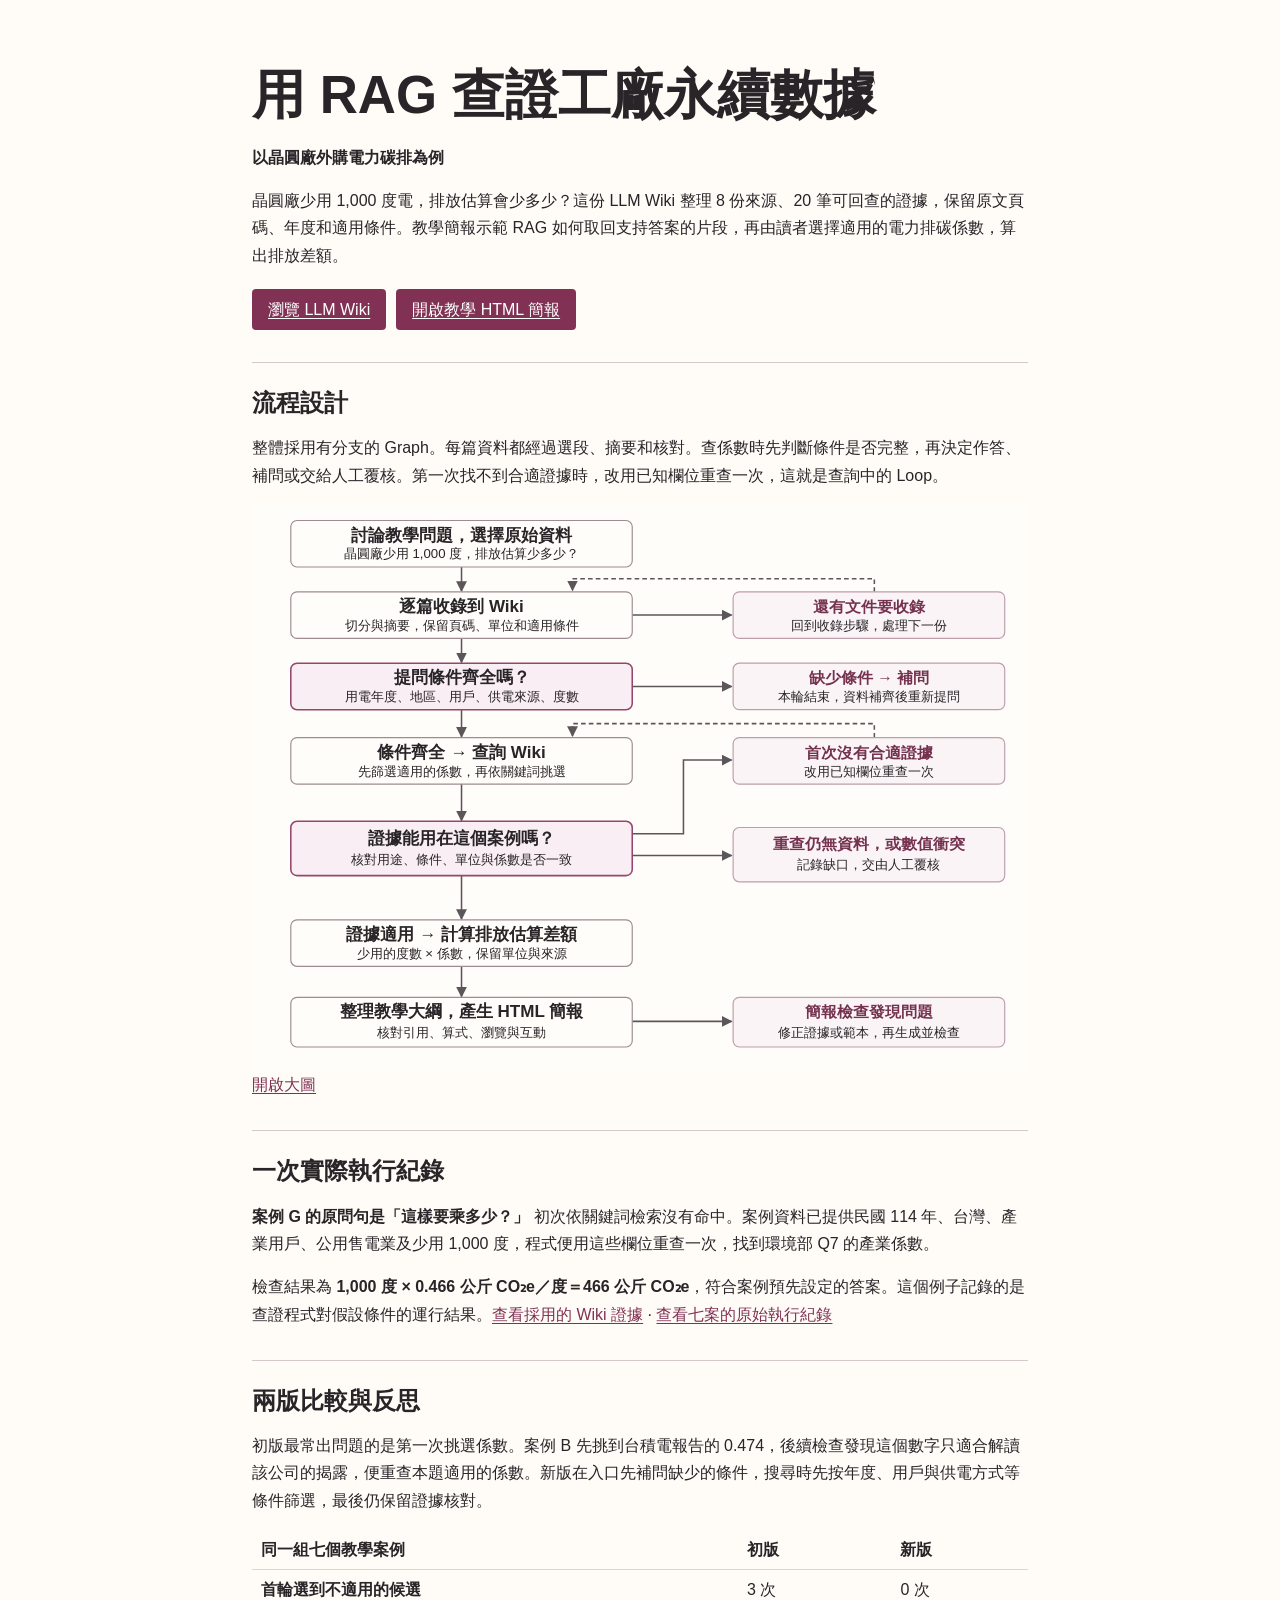
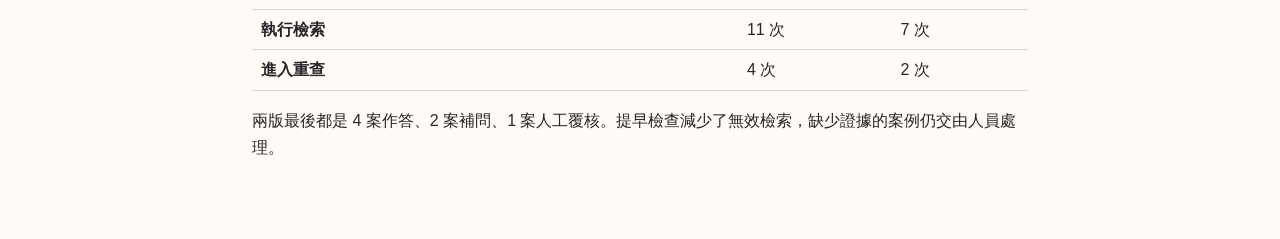
<file: docs/index.html>
<!doctype html>
<html lang="zh-Hant"><head>
<meta charset="utf-8"><meta name="viewport" content="width=device-width, initial-scale=1">
<title>用 RAG 查證工廠永續數據｜作業成果</title>
<style>
:root{font-family:Inter,"Microsoft JhengHei",sans-serif;color:#282428;background:#fffcf8;line-height:1.7}
*{box-sizing:border-box}body{margin:0}main{max-width:900px;margin:auto;padding:clamp(20px,5vw,62px)}
h1,h2{line-height:1.25}h1{font-size:clamp(2rem,5vw,3.3rem);margin:0}h2{font-size:1.48rem;margin:.25em 0}
section{border-top:1px solid #d5c8cc;margin-top:32px;padding-top:20px}a{color:#813254;text-underline-offset:.2em}
.actions{display:flex;flex-wrap:wrap;gap:10px;margin-top:20px}.actions a{background:#813254;color:white;padding:7px 16px;border-radius:4px}
img{width:100%;height:auto;display:block}figure{margin:14px 0}table{width:100%;border-collapse:collapse}th,td{padding:6px 9px;border-bottom:1px solid #dbd4d5;text-align:left}
:focus-visible{outline:3px solid #337165;outline-offset:3px}
</style></head><body><main>
<h1>用 RAG 查證工廠永續數據</h1>
<p><strong>以晶圓廠外購電力碳排為例</strong></p>
<p>晶圓廠少用 1,000 度電，排放估算會少多少？這份 LLM Wiki 整理 8 份來源、20 筆可回查的證據，保留原文頁碼、年度和適用條件。教學簡報示範 RAG 如何取回支持答案的片段，再由讀者選擇適用的電力排碳係數，算出排放差額。</p>
<nav class="actions" aria-label="作業成果"><a href="wiki/index.html">瀏覽 LLM Wiki</a><a href="slides.html">開啟教學 HTML 簡報</a></nav>
<section id="flow"><h2>流程設計</h2>
<p>整體採用有分支的 Graph。每篇資料都經過選段、摘要和核對。查係數時先判斷條件是否完整，再決定作答、補問或交給人工覆核。第一次找不到合適證據時，改用已知欄位重查一次，這就是查詢中的 Loop。</p>
<figure><a href="flow.svg"><img src="flow.svg" alt="流程由收錄文件、確認條件及查證係數走向計算與產生簡報。側邊分支標出補問、限定一次的重查與人工覆核。"></a><figcaption><a href="flow.svg">開啟大圖</a></figcaption></figure>
</section>
<section id="execution"><h2>一次實際執行紀錄</h2>
<p><strong>案例 G 的原問句是「這樣要乘多少？」</strong> 初次依關鍵詞檢索沒有命中。案例資料已提供民國 114 年、台灣、產業用戶、公用售電業及少用 1,000 度，程式便用這些欄位重查一次，找到環境部 Q7 的產業係數。</p>
<p>檢查結果為 <strong>1,000 度 × 0.466 公斤 CO₂e／度＝466 公斤 CO₂e</strong>，符合案例預先設定的答案。這個例子記錄的是查證程式對假設條件的運行結果。<a href="wiki/index.html#S02-Q7-IND">查看採用的 Wiki 證據</a> · <a href="results.json">查看七案的原始執行紀錄</a></p>
</section>
<section id="reflection"><h2>兩版比較與反思</h2>
<p>初版最常出問題的是第一次挑選係數。案例 B 先挑到台積電報告的 0.474，後續檢查發現這個數字只適合解讀該公司的揭露，便重查本題適用的係數。新版在入口先補問缺少的條件，搜尋時先按年度、用戶與供電方式等條件篩選，最後仍保留證據核對。</p>
<table><thead><tr><th scope="col">同一組七個教學案例</th><th scope="col">初版</th><th scope="col">新版</th></tr></thead><tbody>
<tr><th scope="row">首輪選到不適用的候選</th><td>3 次</td><td>0 次</td></tr>
<tr><th scope="row">執行檢索</th><td>11 次</td><td>7 次</td></tr>
<tr><th scope="row">進入重查</th><td>4 次</td><td>2 次</td></tr>
</tbody></table><p>兩版最後都是 4 案作答、2 案補問、1 案人工覆核。提早檢查減少了無效檢索，缺少證據的案例仍交由人員處理。</p>
</section></main></body></html>
</file>
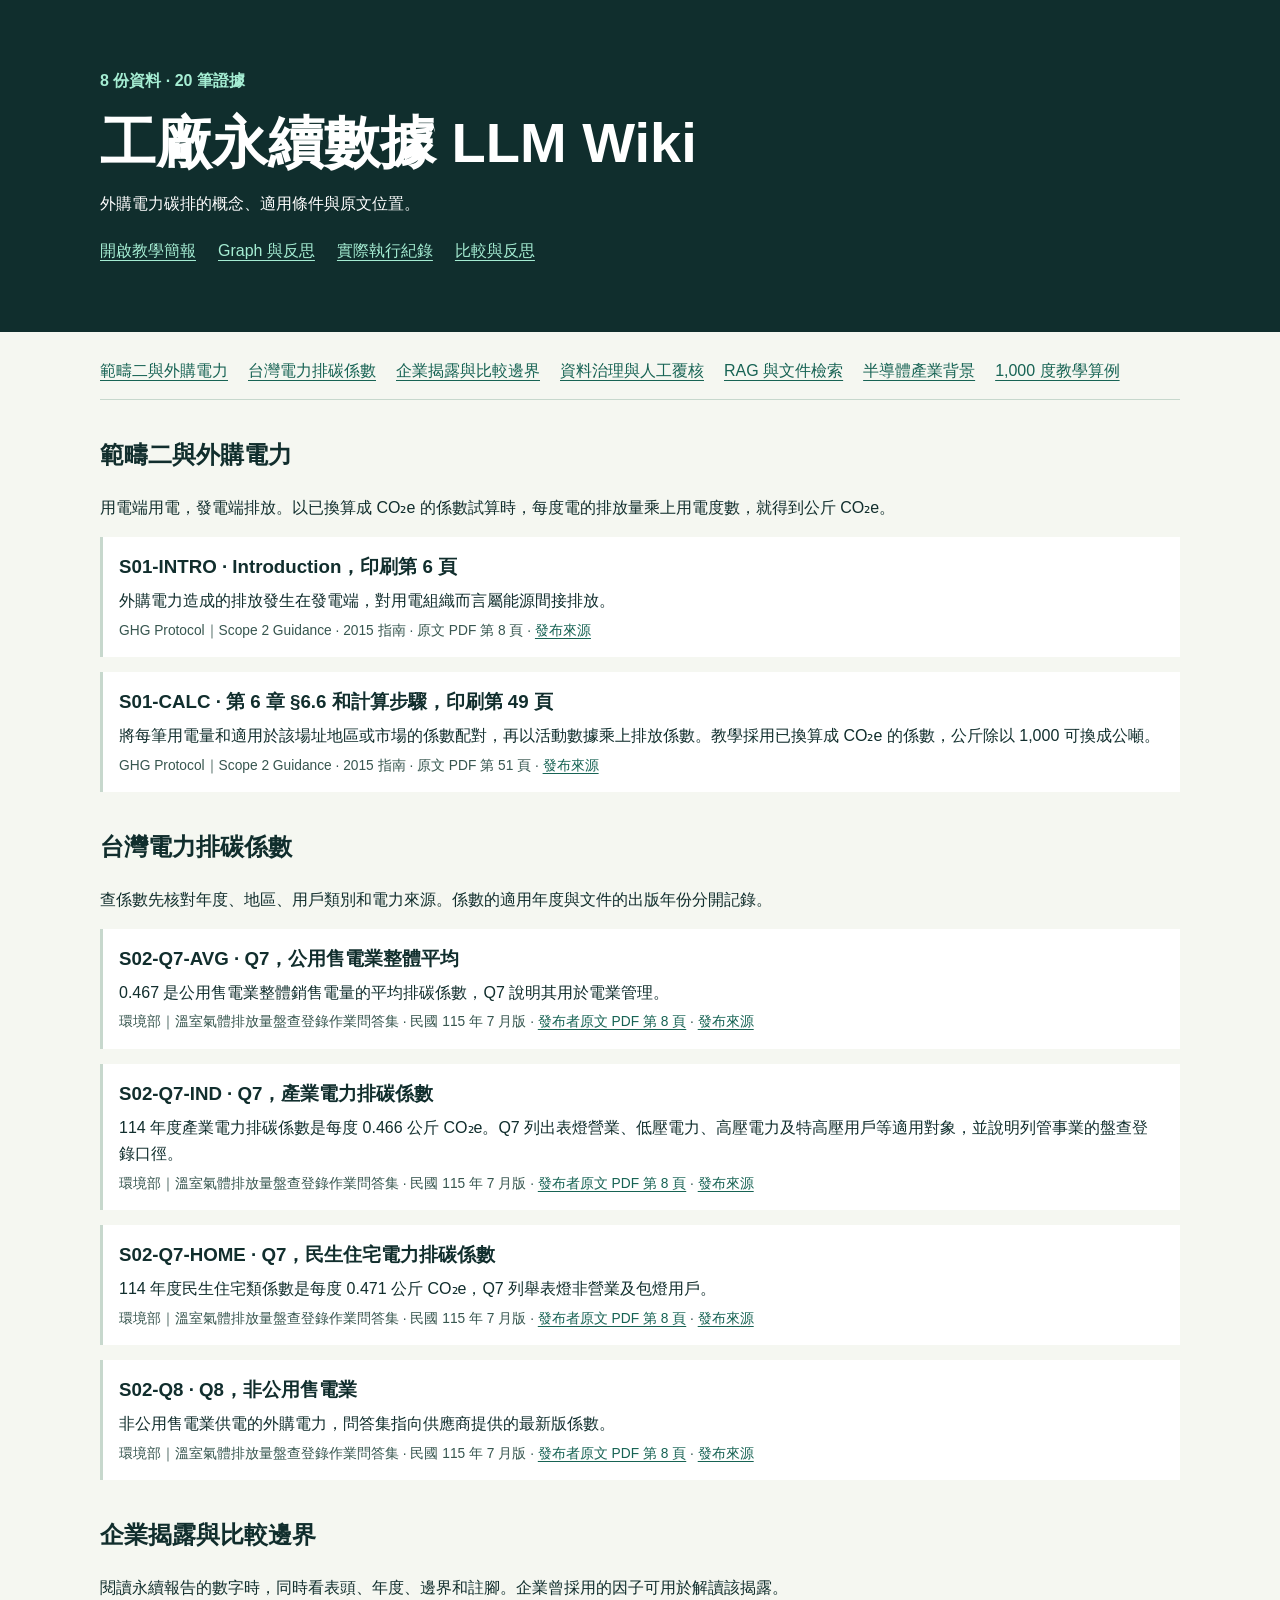
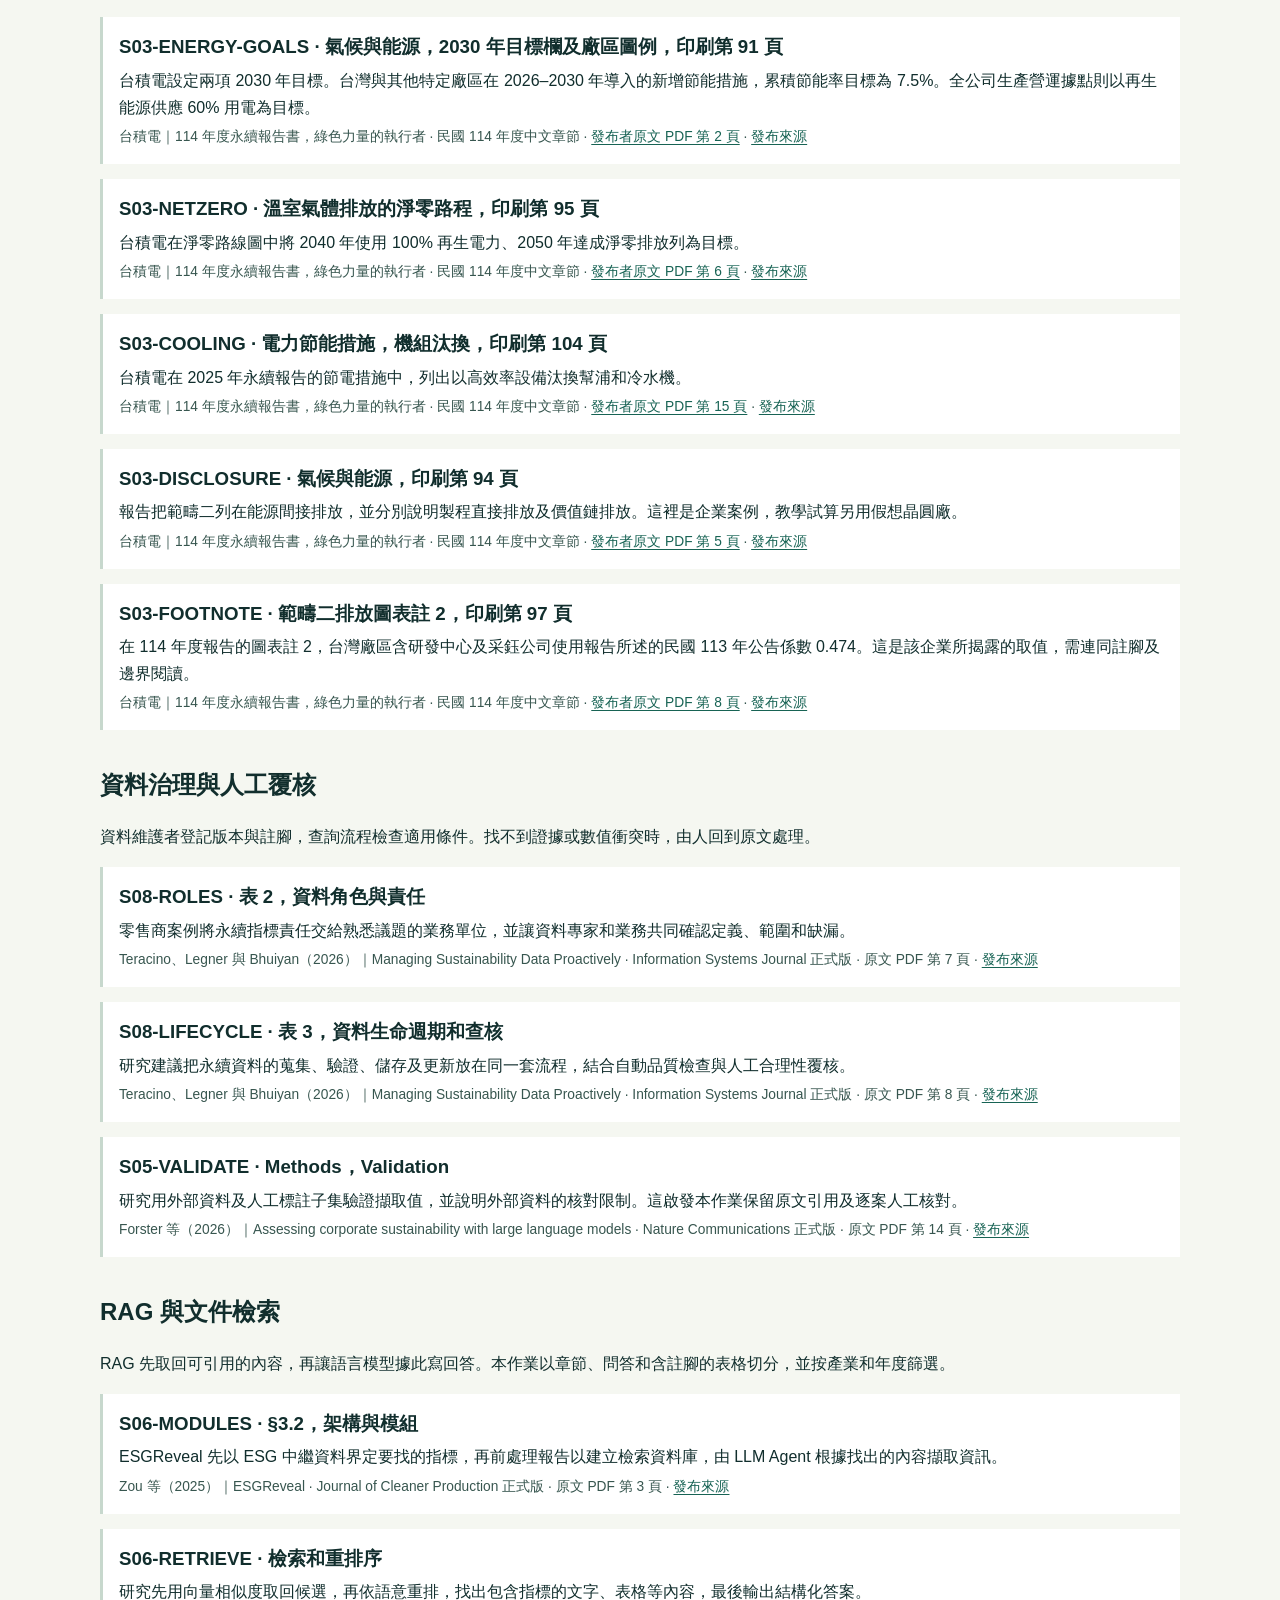
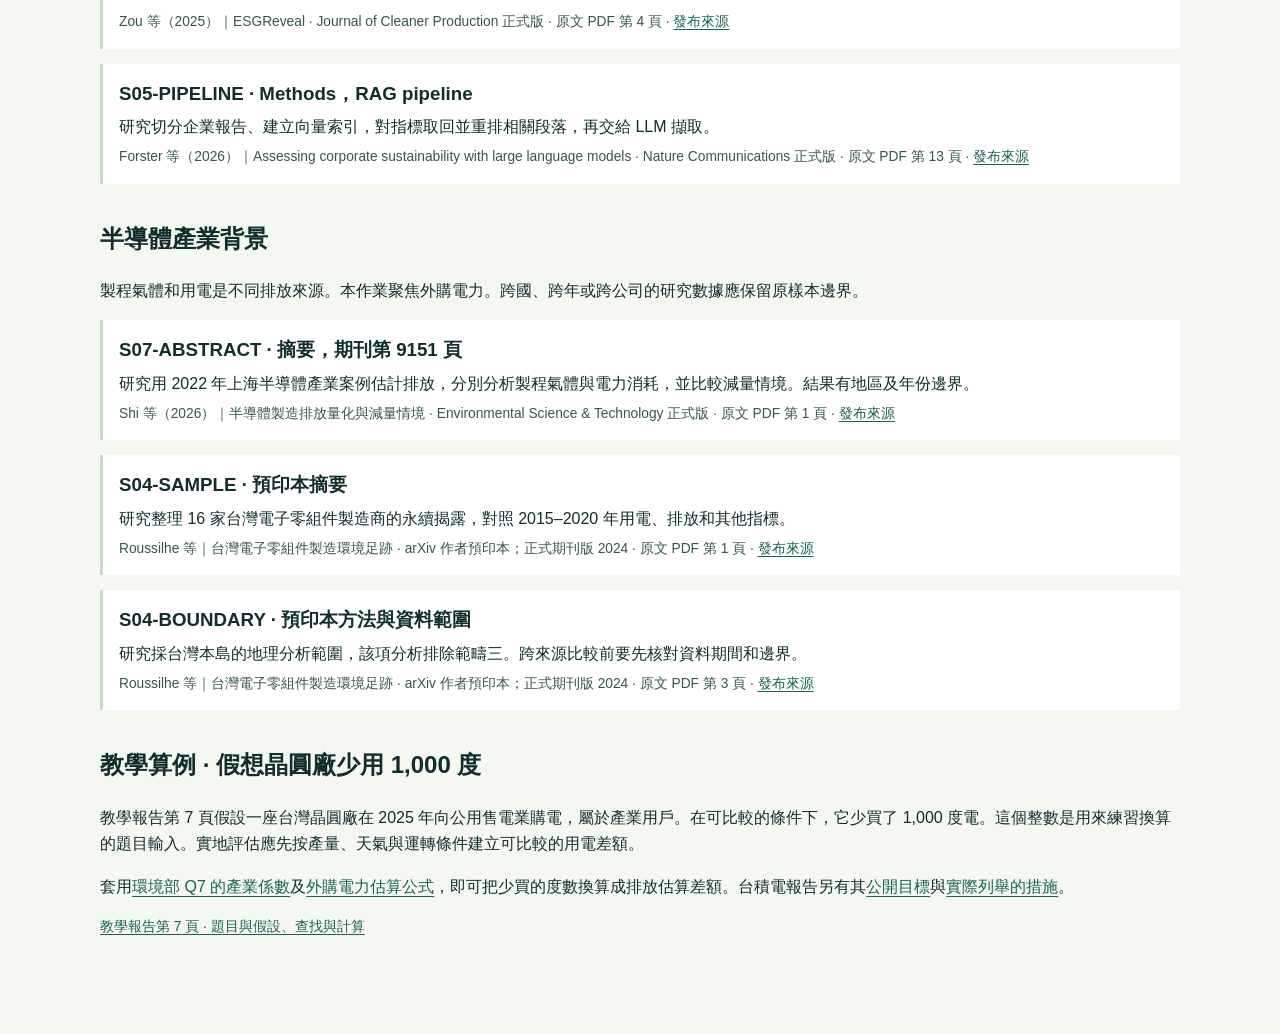
<file: docs/wiki/index.html>
<!doctype html>
<html lang="zh-Hant">
<head>
<meta charset="utf-8">
<meta name="viewport" content="width=device-width, initial-scale=1">
<title>工廠永續數據｜LLM Wiki</title>
<style>
:root{color-scheme:light;--ink:#112e2d;--green:#176354;--paper:#f5f7f1;--line:#c7d8cd;font-family:Inter,"Noto Sans TC","Microsoft JhengHei",sans-serif}
*{box-sizing:border-box}body{margin:0;background:var(--paper);color:var(--ink);line-height:1.65}a{color:var(--green);text-underline-offset:.23em}
header{background:#102e2d;color:#fff;padding:clamp(25px,6vw,68px) max(5vw,calc((100vw - 1080px)/2))}header a{color:#a5edd3}h1{font-size:clamp(2rem,5vw,3.5rem);line-height:1.13;margin:.3em 0}.count{color:#a5edd3;font-weight:700;margin:0}
main{max-width:1120px;margin:auto;padding:26px 20px 60px}nav{display:flex;flex-wrap:wrap;gap:6px 20px;border-bottom:1px solid var(--line);padding-bottom:15px}section{margin:35px 0;scroll-margin-top:15px}article{border-left:3px solid var(--line);padding:10px 16px;margin:15px 0;background:#fff;overflow-wrap:anywhere}article:target{border-color:var(--green);background:#e5f3e9}article p,article h3{margin:5px 0}.source{font-size:.86rem;color:#37564f}.links{display:flex;flex-wrap:wrap;gap:10px 22px;margin-top:20px}
</style>
</head>
<body>
<header><p class="count">8 份資料 · 20 筆證據</p><h1>工廠永續數據 LLM Wiki</h1><p>外購電力碳排的概念、適用條件與原文位置。</p>
<div class="links"><a href="../slides.html">開啟教學簡報</a><a href="../index.html#flow">Graph 與反思</a><a href="../index.html#execution">實際執行紀錄</a><a href="../index.html#reflection">比較與反思</a></div></header>
<main><nav aria-label="Wiki 主題"><a href="#scope">範疇二與外購電力</a><a href="#factors">台灣電力排碳係數</a><a href="#disclosure">企業揭露與比較邊界</a><a href="#governance">資料治理與人工覆核</a><a href="#rag">RAG 與文件檢索</a><a href="#industry">半導體產業背景</a> <a href="#example-1000">1,000 度教學算例</a></nav>
<section id="scope"><h2>範疇二與外購電力</h2><p>用電端用電，發電端排放。以已換算成 CO₂e 的係數試算時，每度電的排放量乘上用電度數，就得到公斤 CO₂e。</p>
<article id="S01-INTRO"><h3>S01-INTRO · Introduction，印刷第 6 頁</h3><p>外購電力造成的排放發生在發電端，對用電組織而言屬能源間接排放。</p><p class="source">GHG Protocol｜Scope 2 Guidance · 2015 指南 · 原文 PDF 第 8 頁 · <a href="https://ghgprotocol.org/scope-2-guidance">發布來源</a></p></article>
<article id="S01-CALC"><h3>S01-CALC · 第 6 章 §6.6 和計算步驟，印刷第 49 頁</h3><p>將每筆用電量和適用於該場址地區或市場的係數配對，再以活動數據乘上排放係數。教學採用已換算成 CO₂e 的係數，公斤除以 1,000 可換成公噸。</p><p class="source">GHG Protocol｜Scope 2 Guidance · 2015 指南 · 原文 PDF 第 51 頁 · <a href="https://ghgprotocol.org/scope-2-guidance">發布來源</a></p></article>
</section>
<section id="factors"><h2>台灣電力排碳係數</h2><p>查係數先核對年度、地區、用戶類別和電力來源。係數的適用年度與文件的出版年份分開記錄。</p>
<article id="S02-Q7-AVG"><h3>S02-Q7-AVG · Q7，公用售電業整體平均</h3><p>0.467 是公用售電業整體銷售電量的平均排碳係數，Q7 說明其用於電業管理。</p><p class="source">環境部｜溫室氣體排放量盤查登錄作業問答集 · 民國 115 年 7 月版 · <a href="https://ghgregistry.moenv.gov.tw/upload/Tools/AI/%E6%BA%AB%E5%AE%A4%E6%B0%A3%E9%AB%94%E6%8E%92%E6%94%BE%E9%87%8F%E7%9B%A4%E6%9F%A5%E7%99%BB%E9%8C%84%E4%BD%9C%E6%A5%AD%E5%95%8F%E7%AD%94%E9%9B%86_%E6%87%89%E7%9B%A4%E6%9F%A5%E7%99%BB%E9%8C%84%E5%8F%8A%E6%9F%A5%E9%A9%97%E4%B9%8B%E6%8E%92%E6%94%BE%E6%BA%90.pdf#page=8">發布者原文 PDF 第 8 頁</a> · <a href="https://ghgregistry.moenv.gov.tw/upload/Tools/AI/%E6%BA%AB%E5%AE%A4%E6%B0%A3%E9%AB%94%E6%8E%92%E6%94%BE%E9%87%8F%E7%9B%A4%E6%9F%A5%E7%99%BB%E9%8C%84%E4%BD%9C%E6%A5%AD%E5%95%8F%E7%AD%94%E9%9B%86_%E6%87%89%E7%9B%A4%E6%9F%A5%E7%99%BB%E9%8C%84%E5%8F%8A%E6%9F%A5%E9%A9%97%E4%B9%8B%E6%8E%92%E6%94%BE%E6%BA%90.pdf">發布來源</a></p></article>
<article id="S02-Q7-IND"><h3>S02-Q7-IND · Q7，產業電力排碳係數</h3><p>114 年度產業電力排碳係數是每度 0.466 公斤 CO₂e。Q7 列出表燈營業、低壓電力、高壓電力及特高壓用戶等適用對象，並說明列管事業的盤查登錄口徑。</p><p class="source">環境部｜溫室氣體排放量盤查登錄作業問答集 · 民國 115 年 7 月版 · <a href="https://ghgregistry.moenv.gov.tw/upload/Tools/AI/%E6%BA%AB%E5%AE%A4%E6%B0%A3%E9%AB%94%E6%8E%92%E6%94%BE%E9%87%8F%E7%9B%A4%E6%9F%A5%E7%99%BB%E9%8C%84%E4%BD%9C%E6%A5%AD%E5%95%8F%E7%AD%94%E9%9B%86_%E6%87%89%E7%9B%A4%E6%9F%A5%E7%99%BB%E9%8C%84%E5%8F%8A%E6%9F%A5%E9%A9%97%E4%B9%8B%E6%8E%92%E6%94%BE%E6%BA%90.pdf#page=8">發布者原文 PDF 第 8 頁</a> · <a href="https://ghgregistry.moenv.gov.tw/upload/Tools/AI/%E6%BA%AB%E5%AE%A4%E6%B0%A3%E9%AB%94%E6%8E%92%E6%94%BE%E9%87%8F%E7%9B%A4%E6%9F%A5%E7%99%BB%E9%8C%84%E4%BD%9C%E6%A5%AD%E5%95%8F%E7%AD%94%E9%9B%86_%E6%87%89%E7%9B%A4%E6%9F%A5%E7%99%BB%E9%8C%84%E5%8F%8A%E6%9F%A5%E9%A9%97%E4%B9%8B%E6%8E%92%E6%94%BE%E6%BA%90.pdf">發布來源</a></p></article>
<article id="S02-Q7-HOME"><h3>S02-Q7-HOME · Q7，民生住宅電力排碳係數</h3><p>114 年度民生住宅類係數是每度 0.471 公斤 CO₂e，Q7 列舉表燈非營業及包燈用戶。</p><p class="source">環境部｜溫室氣體排放量盤查登錄作業問答集 · 民國 115 年 7 月版 · <a href="https://ghgregistry.moenv.gov.tw/upload/Tools/AI/%E6%BA%AB%E5%AE%A4%E6%B0%A3%E9%AB%94%E6%8E%92%E6%94%BE%E9%87%8F%E7%9B%A4%E6%9F%A5%E7%99%BB%E9%8C%84%E4%BD%9C%E6%A5%AD%E5%95%8F%E7%AD%94%E9%9B%86_%E6%87%89%E7%9B%A4%E6%9F%A5%E7%99%BB%E9%8C%84%E5%8F%8A%E6%9F%A5%E9%A9%97%E4%B9%8B%E6%8E%92%E6%94%BE%E6%BA%90.pdf#page=8">發布者原文 PDF 第 8 頁</a> · <a href="https://ghgregistry.moenv.gov.tw/upload/Tools/AI/%E6%BA%AB%E5%AE%A4%E6%B0%A3%E9%AB%94%E6%8E%92%E6%94%BE%E9%87%8F%E7%9B%A4%E6%9F%A5%E7%99%BB%E9%8C%84%E4%BD%9C%E6%A5%AD%E5%95%8F%E7%AD%94%E9%9B%86_%E6%87%89%E7%9B%A4%E6%9F%A5%E7%99%BB%E9%8C%84%E5%8F%8A%E6%9F%A5%E9%A9%97%E4%B9%8B%E6%8E%92%E6%94%BE%E6%BA%90.pdf">發布來源</a></p></article>
<article id="S02-Q8"><h3>S02-Q8 · Q8，非公用售電業</h3><p>非公用售電業供電的外購電力，問答集指向供應商提供的最新版係數。</p><p class="source">環境部｜溫室氣體排放量盤查登錄作業問答集 · 民國 115 年 7 月版 · <a href="https://ghgregistry.moenv.gov.tw/upload/Tools/AI/%E6%BA%AB%E5%AE%A4%E6%B0%A3%E9%AB%94%E6%8E%92%E6%94%BE%E9%87%8F%E7%9B%A4%E6%9F%A5%E7%99%BB%E9%8C%84%E4%BD%9C%E6%A5%AD%E5%95%8F%E7%AD%94%E9%9B%86_%E6%87%89%E7%9B%A4%E6%9F%A5%E7%99%BB%E9%8C%84%E5%8F%8A%E6%9F%A5%E9%A9%97%E4%B9%8B%E6%8E%92%E6%94%BE%E6%BA%90.pdf#page=8">發布者原文 PDF 第 8 頁</a> · <a href="https://ghgregistry.moenv.gov.tw/upload/Tools/AI/%E6%BA%AB%E5%AE%A4%E6%B0%A3%E9%AB%94%E6%8E%92%E6%94%BE%E9%87%8F%E7%9B%A4%E6%9F%A5%E7%99%BB%E9%8C%84%E4%BD%9C%E6%A5%AD%E5%95%8F%E7%AD%94%E9%9B%86_%E6%87%89%E7%9B%A4%E6%9F%A5%E7%99%BB%E9%8C%84%E5%8F%8A%E6%9F%A5%E9%A9%97%E4%B9%8B%E6%8E%92%E6%94%BE%E6%BA%90.pdf">發布來源</a></p></article>
</section>
<section id="disclosure"><h2>企業揭露與比較邊界</h2><p>閱讀永續報告的數字時，同時看表頭、年度、邊界和註腳。企業曾採用的因子可用於解讀該揭露。</p>
<article id="S03-ENERGY-GOALS"><h3>S03-ENERGY-GOALS · 氣候與能源，2030 年目標欄及廠區圖例，印刷第 91 頁</h3><p>台積電設定兩項 2030 年目標。台灣與其他特定廠區在 2026–2030 年導入的新增節能措施，累積節能率目標為 7.5%。全公司生產營運據點則以再生能源供應 60% 用電為目標。</p><p class="source">台積電｜114 年度永續報告書，綠色力量的執行者 · 民國 114 年度中文章節 · <a href="https://esg.tsmc.com/file/public/c-APractitionerofGreenPower.pdf#page=2">發布者原文 PDF 第 2 頁</a> · <a href="https://esg.tsmc.com/file/public/c-APractitionerofGreenPower.pdf">發布來源</a></p></article>
<article id="S03-NETZERO"><h3>S03-NETZERO · 溫室氣體排放的淨零路程，印刷第 95 頁</h3><p>台積電在淨零路線圖中將 2040 年使用 100% 再生電力、2050 年達成淨零排放列為目標。</p><p class="source">台積電｜114 年度永續報告書，綠色力量的執行者 · 民國 114 年度中文章節 · <a href="https://esg.tsmc.com/file/public/c-APractitionerofGreenPower.pdf#page=6">發布者原文 PDF 第 6 頁</a> · <a href="https://esg.tsmc.com/file/public/c-APractitionerofGreenPower.pdf">發布來源</a></p></article>
<article id="S03-COOLING"><h3>S03-COOLING · 電力節能措施，機組汰換，印刷第 104 頁</h3><p>台積電在 2025 年永續報告的節電措施中，列出以高效率設備汰換幫浦和冷水機。</p><p class="source">台積電｜114 年度永續報告書，綠色力量的執行者 · 民國 114 年度中文章節 · <a href="https://esg.tsmc.com/file/public/c-APractitionerofGreenPower.pdf#page=15">發布者原文 PDF 第 15 頁</a> · <a href="https://esg.tsmc.com/file/public/c-APractitionerofGreenPower.pdf">發布來源</a></p></article>
<article id="S03-DISCLOSURE"><h3>S03-DISCLOSURE · 氣候與能源，印刷第 94 頁</h3><p>報告把範疇二列在能源間接排放，並分別說明製程直接排放及價值鏈排放。這裡是企業案例，教學試算另用假想晶圓廠。</p><p class="source">台積電｜114 年度永續報告書，綠色力量的執行者 · 民國 114 年度中文章節 · <a href="https://esg.tsmc.com/file/public/c-APractitionerofGreenPower.pdf#page=5">發布者原文 PDF 第 5 頁</a> · <a href="https://esg.tsmc.com/file/public/c-APractitionerofGreenPower.pdf">發布來源</a></p></article>
<article id="S03-FOOTNOTE"><h3>S03-FOOTNOTE · 範疇二排放圖表註 2，印刷第 97 頁</h3><p>在 114 年度報告的圖表註 2，台灣廠區含研發中心及采鈺公司使用報告所述的民國 113 年公告係數 0.474。這是該企業所揭露的取值，需連同註腳及邊界閱讀。</p><p class="source">台積電｜114 年度永續報告書，綠色力量的執行者 · 民國 114 年度中文章節 · <a href="https://esg.tsmc.com/file/public/c-APractitionerofGreenPower.pdf#page=8">發布者原文 PDF 第 8 頁</a> · <a href="https://esg.tsmc.com/file/public/c-APractitionerofGreenPower.pdf">發布來源</a></p></article>
</section>
<section id="governance"><h2>資料治理與人工覆核</h2><p>資料維護者登記版本與註腳，查詢流程檢查適用條件。找不到證據或數值衝突時，由人回到原文處理。</p>
<article id="S08-ROLES"><h3>S08-ROLES · 表 2，資料角色與責任</h3><p>零售商案例將永續指標責任交給熟悉議題的業務單位，並讓資料專家和業務共同確認定義、範圍和缺漏。</p><p class="source">Teracino、Legner 與 Bhuiyan（2026）｜Managing Sustainability Data Proactively · Information Systems Journal 正式版 · 原文 PDF 第 7 頁 · <a href="https://doi.org/10.1111/isj.70043">發布來源</a></p></article>
<article id="S08-LIFECYCLE"><h3>S08-LIFECYCLE · 表 3，資料生命週期和查核</h3><p>研究建議把永續資料的蒐集、驗證、儲存及更新放在同一套流程，結合自動品質檢查與人工合理性覆核。</p><p class="source">Teracino、Legner 與 Bhuiyan（2026）｜Managing Sustainability Data Proactively · Information Systems Journal 正式版 · 原文 PDF 第 8 頁 · <a href="https://doi.org/10.1111/isj.70043">發布來源</a></p></article>
<article id="S05-VALIDATE"><h3>S05-VALIDATE · Methods，Validation</h3><p>研究用外部資料及人工標註子集驗證擷取值，並說明外部資料的核對限制。這啟發本作業保留原文引用及逐案人工核對。</p><p class="source">Forster 等（2026）｜Assessing corporate sustainability with large language models · Nature Communications 正式版 · 原文 PDF 第 14 頁 · <a href="https://doi.org/10.1038/s41467-026-75160-z">發布來源</a></p></article>
</section>
<section id="rag"><h2>RAG 與文件檢索</h2><p>RAG 先取回可引用的內容，再讓語言模型據此寫回答。本作業以章節、問答和含註腳的表格切分，並按產業和年度篩選。</p>
<article id="S06-MODULES"><h3>S06-MODULES · §3.2，架構與模組</h3><p>ESGReveal 先以 ESG 中繼資料界定要找的指標，再前處理報告以建立檢索資料庫，由 LLM Agent 根據找出的內容擷取資訊。</p><p class="source">Zou 等（2025）｜ESGReveal · Journal of Cleaner Production 正式版 · 原文 PDF 第 3 頁 · <a href="https://doi.org/10.1016/j.jclepro.2024.144572">發布來源</a></p></article>
<article id="S06-RETRIEVE"><h3>S06-RETRIEVE · 檢索和重排序</h3><p>研究先用向量相似度取回候選，再依語意重排，找出包含指標的文字、表格等內容，最後輸出結構化答案。</p><p class="source">Zou 等（2025）｜ESGReveal · Journal of Cleaner Production 正式版 · 原文 PDF 第 4 頁 · <a href="https://doi.org/10.1016/j.jclepro.2024.144572">發布來源</a></p></article>
<article id="S05-PIPELINE"><h3>S05-PIPELINE · Methods，RAG pipeline</h3><p>研究切分企業報告、建立向量索引，對指標取回並重排相關段落，再交給 LLM 擷取。</p><p class="source">Forster 等（2026）｜Assessing corporate sustainability with large language models · Nature Communications 正式版 · 原文 PDF 第 13 頁 · <a href="https://doi.org/10.1038/s41467-026-75160-z">發布來源</a></p></article>
</section>
<section id="industry"><h2>半導體產業背景</h2><p>製程氣體和用電是不同排放來源。本作業聚焦外購電力。跨國、跨年或跨公司的研究數據應保留原樣本邊界。</p>
<article id="S07-ABSTRACT"><h3>S07-ABSTRACT · 摘要，期刊第 9151 頁</h3><p>研究用 2022 年上海半導體產業案例估計排放，分別分析製程氣體與電力消耗，並比較減量情境。結果有地區及年份邊界。</p><p class="source">Shi 等（2026）｜半導體製造排放量化與減量情境 · Environmental Science &amp; Technology 正式版 · 原文 PDF 第 1 頁 · <a href="https://doi.org/10.1021/acs.est.5c18597">發布來源</a></p></article>
<article id="S04-SAMPLE"><h3>S04-SAMPLE · 預印本摘要</h3><p>研究整理 16 家台灣電子零組件製造商的永續揭露，對照 2015–2020 年用電、排放和其他指標。</p><p class="source">Roussilhe 等｜台灣電子零組件製造環境足跡 · arXiv 作者預印本；正式期刊版 2024 · 原文 PDF 第 1 頁 · <a href="https://arxiv.org/abs/2209.12523">發布來源</a></p></article>
<article id="S04-BOUNDARY"><h3>S04-BOUNDARY · 預印本方法與資料範圍</h3><p>研究採台灣本島的地理分析範圍，該項分析排除範疇三。跨來源比較前要先核對資料期間和邊界。</p><p class="source">Roussilhe 等｜台灣電子零組件製造環境足跡 · arXiv 作者預印本；正式期刊版 2024 · 原文 PDF 第 3 頁 · <a href="https://arxiv.org/abs/2209.12523">發布來源</a></p></article>
</section>
<section id="example-1000"><h2>教學算例 · 假想晶圓廠少用 1,000 度</h2>
<p>教學報告第 7 頁假設一座台灣晶圓廠在 2025 年向公用售電業購電，屬於產業用戶。在可比較的條件下，它少買了 1,000 度電。這個整數是用來練習換算的題目輸入。實地評估應先按產量、天氣與運轉條件建立可比較的用電差額。</p>
<p>套用<a href="#S02-Q7-IND">環境部 Q7 的產業係數</a>及<a href="#S01-CALC">外購電力估算公式</a>，即可把少買的度數換算成排放估算差額。台積電報告另有其<a href="#S03-ENERGY-GOALS">公開目標</a>與<a href="#S03-COOLING">實際列舉的措施</a>。</p>
<p class="source"><a href="../report.pdf#page=7">教學報告第 7 頁 · 題目與假設、查找與計算</a></p></section>
</main>
</body></html>
</file>
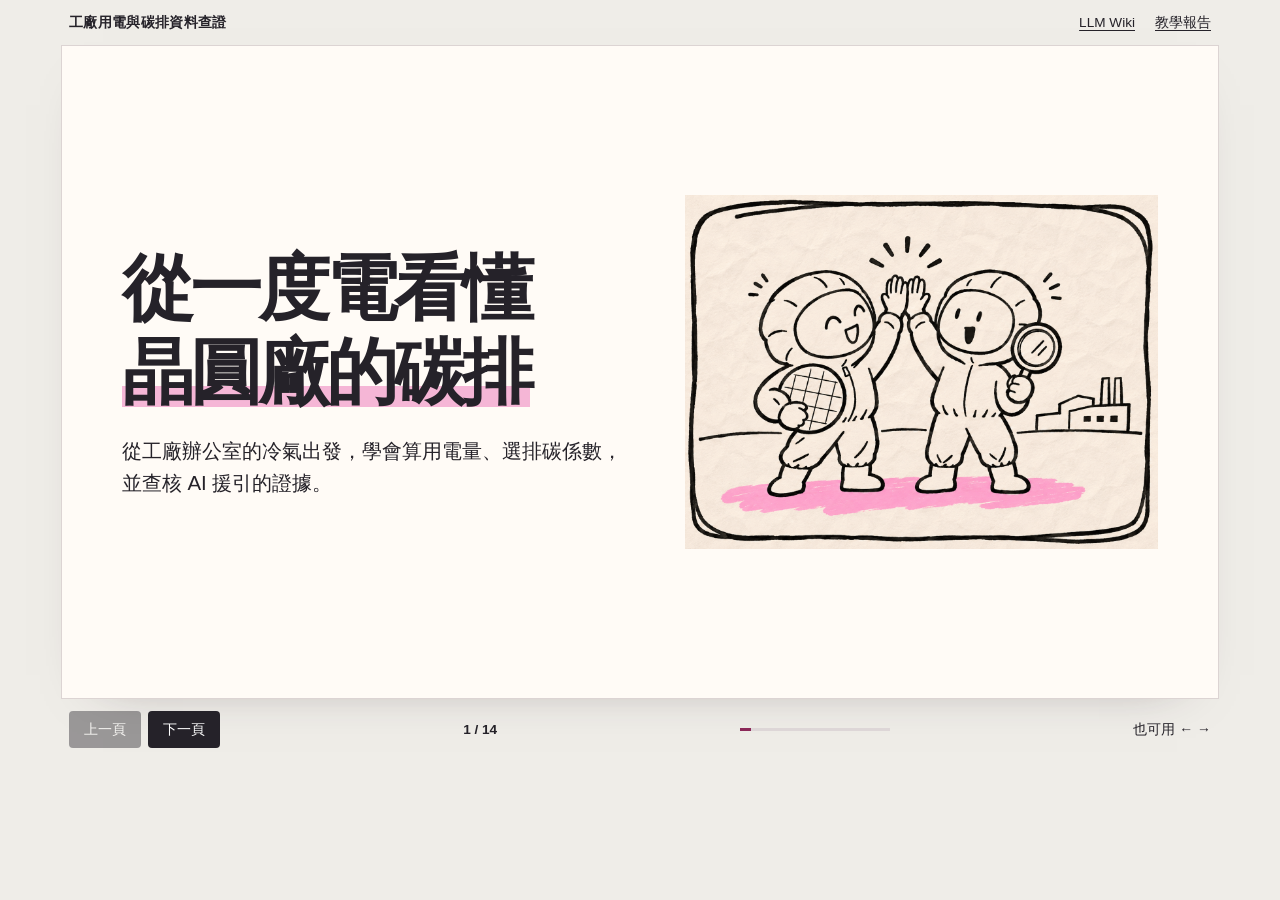
<file: docs/slides.html>
<!doctype html>
<html lang="zh-Hant">
<head>
<meta charset="utf-8">
<meta name="viewport" content="width=device-width, initial-scale=1">
<title>從一度電看懂晶圓廠的碳排</title>
<link rel="stylesheet" href="assets/slides.css">
</head>
<body>
<header class="top"><b>工廠用電與碳排資料查證</b><nav aria-label="教材連結"><a href="wiki/index.html">LLM Wiki</a><a href="report.pdf">教學報告</a></nav></header>
<main class="deck" id="deck" tabindex="-1" aria-label="教學簡報">
<section class="slide cover" id="slide-1">
  <div class="split">
    <div>
      <h1>從一度電看懂<br><span>晶圓廠的碳排</span></h1>
      <p class="lead">從工廠辦公室的冷氣出發，學會算用電量、選排碳係數，並查核 AI 援引的證據。</p>
    </div>
    <figure class="hero-art"><img src="assets/wafer-cover.png" alt="兩位無塵室工程師擊掌，手上拿著晶圓和放大鏡"></figure>
  </div>
</section>
<section class="slide" id="slide-2">
  <h2>晶圓廠在哪裡用電？</h2>
  <div class="split illustrated">
    <div>
      <p class="lead">製程設備、無塵室和冷卻系統都要用電。功率表示用電的快慢，用電量是一段時間累積的電力消耗。</p>
      <p class="formula">平均功率（kW）× 時間（小時）＝ 用電量（度）</p>
      <p>假設工廠辦公室的冷氣在這一小時內的平均耗電功率是 <strong>1,000 瓦（1 kW）</strong>，那一小時就用掉 <strong>1 度電（1 kWh）</strong>。</p>
      <p class="small note-line">實際用電可看電表，並確認讀值涵蓋哪台設備、哪段時間。</p>
    </div>
    <figure class="spot"><img src="assets/electricity.png" alt="工程師沿著電纜，從電表走向晶圓廠"></figure>
  </div><p class="refs"><a href="wiki/index.html#industry">Wiki 半導體產業背景</a> · <a href="report.pdf#page=2">教學報告第 2 頁</a></p>
</section>
<section class="slide" id="electricity-scope">
  <h2>外購電力屬於範疇二</h2>
  <p class="lead">工廠向外購電時，發電端的相關排放在工廠的盤查中列為間接排放。其他來源分屬不同範疇。</p>
  <div class="cols three">
    <div class="rule"><strong>範疇一 · 廠內直接排放</strong><p>例如工廠自己燃燒燃料。</p></div>
    <div class="rule"><strong>範疇二 · 外購能源</strong><p>例如工廠購電供冷氣與設備使用。</p></div>
    <div class="rule"><strong>範疇三 · 其他價值鏈排放</strong><p>例如原料生產和外包運輸。</p></div>
  </div>
  <p class="formula">用電量（度）× 排碳係數（公斤 CO₂e／度）＝ 排放估算（公斤 CO₂e）</p>
  <p class="small">CO₂e 是二氧化碳當量，把多種溫室氣體的影響換算到同一單位。</p>
  <p class="refs">Wiki 依據 · <a href="wiki/index.html#S01-INTRO">S01 · Introduction，印刷第 6 頁</a> · <a href="wiki/index.html#S01-CALC">S01 · 第 6 章 §6.6 和計算步驟，印刷第 49 頁</a> · <a href="wiki/index.html#S07-ABSTRACT">S07 · 摘要，期刊第 9151 頁</a> · <a href="wiki/index.html#S04-SAMPLE">S04 · 預印本摘要</a></p>
</section>
<section class="slide" id="slide-3">
  <h2>用一度電，要算多少排放？</h2>
  <p class="lead">環境部 Q7 列出民國 114 年（2025 年）的三種係數。單位都是 <strong>公斤 CO₂e／度</strong>。</p>
  <div class="cols three">
    <div class="rule factor-cell"><strong>公用售電業整體</strong><p class="large" data-factor="S02-Q7-AVG"></p><p>用來檢視整體銷售電量的平均排碳。</p></div>
    <div class="rule factor-cell"><strong>產業用戶</strong><p class="large" data-factor="S02-Q7-IND"></p><p>適用於 Q7 所列企業用電類別。</p></div>
    <div class="rule factor-cell"><strong>民生住宅</strong><p class="large" data-factor="S02-Q7-HOME"></p><p>適用於 Q7 所列住宅用電類別。</p></div>
  </div>
  <details class="bar">
    <summary>工廠辦公室的冷氣用掉 1 度電，該選哪一筆？</summary>
    <p>假想晶圓廠位於台灣，在 2025 年向公用售電業買電，屬於產業用戶。冷氣用掉 1 度電，排放估算為 <strong>1 度 × <span data-factor="S02-Q7-IND"></span> 公斤 CO₂e／度 ＝ <span data-factor="S02-Q7-IND"></span> 公斤 CO₂e</strong>。</p>
    <p class="small note-line">這個排放量約相當於美國平均汽油乘用車行駛 <span id="vehicle-distance"></span> 公里的排放，僅供量級比較。<a href="https://www.epa.gov/energy/greenhouse-gas-equivalencies-calculator-calculations-and-references">美國 EPA 換算依據</a></p>
  </details>
  <p class="refs">Wiki 依據 · <a href="wiki/index.html#S02-Q7-IND">S02 · Q7，產業電力排碳係數</a> · <a href="wiki/index.html#S02-Q7-AVG">S02 · Q7，公用售電業整體平均</a> · <a href="wiki/index.html#S02-Q7-HOME">S02 · Q7，民生住宅電力排碳係數</a></p>
</section>
<section class="slide" id="coefficient-year">
  <h2>用電年度決定適用係數</h2>
  <p class="lead">先確認用電發生在哪一年，再查同年度、同用戶類別的係數。</p>
  <div class="split report-pair">
    <div class="rule">
      <strong>晶圓廠案例 · 2025 年用電（民國 114 年）</strong>
      <p>向公用售電業買電的產業用戶，採 2025 年度產業係數 <b><span data-factor="S02-Q7-IND"></span> 公斤 CO₂e／度</b>。</p>
    </div>
    <div class="rule">
      <strong>「今年」的住家冷氣 · 2026 年用電（民國 115 年）</strong>
      <p>台灣住家向公用售電業買電。截至 2026 年 11 月 19 日，2026 年度住宅係數仍待公告。先用 2025 年度住宅係數暫估，1 度電約為 <b><span data-factor="S02-Q7-HOME"></span> 公斤 CO₂e</b>。新係數公布後可重新換算。</p>
    </div>
  </div>
  <p class="bar">能源署在 <strong>2026 年 6 月 2 日</strong>公布係數。環境部在 <strong>2026 年 7 月版</strong>問答集說明適用情境。兩份文件所列的產業與住宅係數都適用於 <strong>2025 年度</strong>用電。</p>
  <p class="refs"><a href="wiki/index.html#S02-Q7-IND">Wiki 產業係數</a> · <a href="wiki/index.html#S02-Q7-HOME">Wiki 住宅係數</a> · <a href="https://www.moeaea.gov.tw/ECW/PDA.aspx?kind=1&amp;news_id=34473">能源署發布公告</a></p>
</section>
<section class="slide lesson-detail" id="why-1000">
  <h2>晶圓廠為什麼省電？為什麼用 1,000 度來算？</h2>
  <p class="lead">假如冷卻設備能用更少的電完成相同的工作，工廠就能少買電。在相同盤查條件下，這些少買的電相當於多少外購電力排放？</p>
  <div class="split report-pair">
    <div class="rule"><h3>台積電怎麼做？</h3>
      <p>台積電在 2025 年永續報告的節電措施中，列出以高效率設備汰換幫浦和冷水機。</p>
      <p>這項措施關注的是完成相同工作能少用幾度電。再生電力占比則回答另一個問題：工廠用的電有多少來自再生能源？</p>
      <p class="small"><a href="wiki/index.html#S03-COOLING">Wiki · 節電措施，報告第 104 頁</a></p>
    </div>
    <div class="rule"><h3>台積電接下來的目標是什麼？</h3>
      <p>台積電設定兩項 2030 年目標。台灣與其他特定廠區在 2026–2030 年導入的新增節能措施，累積節能率目標為 7.5%。全公司生產營運據點則以再生能源供應 60% 用電為目標。</p>
      <p>台積電在淨零路線圖中將 2040 年使用 100% 再生電力、2050 年達成淨零排放列為目標。</p>
      <p class="small"><a href="wiki/index.html#S03-ENERGY-GOALS">Wiki · 2030 年目標，第 91 頁</a> · <a href="wiki/index.html#S03-NETZERO">淨零路線圖，第 95 頁</a></p>
    </div>
  </div>
  <p class="bar"><b>為什麼題目選 1,000 度？</b> 教學報告第 7 頁把它設為假想工廠的節電量，方便從「每一度」放大到一次改善的效果。假設 2025 年這座台灣晶圓廠在相同生產條件下少買了 1,000 度公用電力，我們還缺哪一個數字才能算排放？</p>
  <p class="refs"><a href="wiki/index.html#example-1000">Wiki · 1,000 度的題目來源與假設</a> · <a href="wiki/index.html#S01-CALC">Wiki · 用電量與排放估算的關係</a></p>
</section>
<section class="slide lesson-detail" id="slide-5">
  <h2>要換算這 1,000 度，RAG 怎麼找係數？</h2>
  <p class="lead">還缺的是「每度電對應幾公斤 CO₂e」。Wiki 保存來源、摘要和原文頁碼。RAG（檢索增強生成）先找出能回答問題的片段，再把片段和問題一起交給 AI。</p>
  <div class="split footnote-example">
    <div class="case-reading"><h3>用題目的條件提問</h3>
      <p>「假設這座晶圓廠在<b>台灣</b>，於 <b>2025 年</b>向<b>公用售電業</b>買電，電價類別是<b>高壓電力</b>。每少買一度電，要用哪一個產業係數？」</p>
      <p>先比對用電年度，再比對電價類別。搜尋「台積電」可以找到公司目標，而這一題需要的是能支持換算的係數。</p>
    </div>
    <figure class="source-excerpt"><figcaption>Wiki 找回的證據 · 環境部問答集 Q7 摘意</figcaption>
      <p class="excerpt-value"><b data-factor="S02-Q7-IND"></b> 公斤 CO₂e／度</p>
      <p><span class="scope-mark">民國 114 年度</span>對應題目的 2025 年。Q7 將<span class="version-mark">高壓電力用戶</span>列入產業係數的適用範圍。</p>
      <p class="note-line"><a href="wiki/index.html#S02-Q7-IND">核對 Wiki 片段及原文 PDF 第 8 頁</a></p>
    </figure>
  </div>
  <p class="bar"><b>AI 示範回答</b>　依環境部 Q7，這家工廠的用電年度和用戶類別都符合，因此採每度 <strong><span data-factor="S02-Q7-IND"></span> 公斤 CO₂e</strong>。把這個係數乘上題目給的節電量，就能估算外購電力的排放差額。</p>
  <p class="refs">RAG 方法的 Wiki 依據 · <a href="wiki/index.html#S06-MODULES">S06 · §3.2，架構與模組</a> · <a href="wiki/index.html#S05-PIPELINE">S05 · Methods，RAG pipeline</a> · <a href="wiki/index.html#S05-VALIDATE">S05 · Methods，Validation</a></p>
</section>
<section class="slide lesson-detail" id="save-1000">
  <h2>少買 1,000 度電，排放估算少了多少？</h2>
  <p class="lead">回到這座假想晶圓廠。題目給了「少買幾度電」，環境部 Q7 則告訴我們「每度電按多少排放計算」。把這兩筆資料放進同一個算式。</p>
  <div class="cols three">
    <div class="rule"><h3>① 節電量來自題目</h3><p><b>1,000 度</b>指在可比較的生產與運轉條件下，工廠少買的電量。實際做盤查時，要用經核對的用電差額取代這個假設。</p></div>
    <div class="rule"><h3>② 係數來自 Wiki 證據</h3><p>環境部 Q7 給的 2025 年產業係數是每度 <b><span data-factor="S02-Q7-IND"></span> 公斤 CO₂e</b>。用同一係數比較，才能單獨看出少用電的影響。</p></div>
    <div class="rule"><h3>③ 相乘得到估算差額</h3><p>用「度」乘上「公斤／度」，度數單位抵消，結果就是公斤。要換成公噸，再把公斤數除以 1,000。</p></div>
  </div>
  <p class="formula">1,000 度 × <span data-factor="S02-Q7-IND"></span> 公斤 CO₂e／度 ＝ <strong class="accent"><span id="saved-emissions"></span> 公斤 CO₂e</strong> ＝ <span id="saved-tonnes"></span> 公噸 CO₂e</p>
  <p class="bar"><b>結果怎麼讀？</b> 在這組假設下，少買的電使這家工廠的範疇二排放估算減少 <span class="baseline-kg"></span> 公斤 CO₂e。如果查到實際只少買 500 度，就把算式的 1,000 換成 500，估算差額也減半。</p>
  <p class="refs"><a href="wiki/index.html#example-1000">Wiki · 教學算例</a> · <a href="wiki/index.html#S02-Q7-IND">環境部 Q7 係數</a> · <a href="wiki/index.html#S01-CALC">排放量公式</a> · <a href="wiki/index.html#S01-INTRO">範疇二的定義</a></p>
</section>
<section class="slide lesson-detail" id="slide-4">
  <h2>台積電報告的係數，可以直接拿來算嗎？</h2>
  <p class="lead">假設 AI 讀了台積電 2025 年永續報告，就建議我們的晶圓廠也用同一個數字。先看圖表下方的<strong>註腳</strong>，作者在那裡交代了數字適用於哪些廠區、採用哪一版資料。</p>
  <div class="split footnote-example">
    <figure class="source-excerpt">
      <figcaption>台積電範疇二圖表 · 註 2 摘意</figcaption>
      <p class="excerpt-value"><b data-factor="S03-FOOTNOTE"></b> 公斤 CO₂e／度</p>
      <p><span class="scope-mark">台灣廠區（含研發中心）及采鈺公司</span>採用經濟部<span class="version-mark">民國 113 年（2024 年）公告</span>的係數。</p>
      <div class="excerpt-key" aria-label="圖例"><span><i class="scope-mark"></i>底色標出廠區範圍</span><span><i class="version-mark"></i>底線標出公告版本</span></div>
      <a href="https://esg.tsmc.com/file/public/c-APractitionerofGreenPower.pdf#page=8">看原圖與註 2 · 報告第 97 頁</a>
    </figure>
    <div class="case-reading">
      <h3>如果題目改問我們的工廠呢？</h3>
      <p>我們要估算台灣某廠 <b>2025 年（民國 114 年）</b>的外購電力。假設它向公用售電業買電，電價類別是高壓電力，符合環境部 Q7 的產業用戶條件。</p>
      <p>回答「台積電報告當時用多少」可以引用註 2。回答「這座假想工廠該用多少」要引用 Q7，採 <b class="accent"><span data-factor="S02-Q7-IND"></span> 公斤 CO₂e／度</b>。</p>
    </div>
  </div>
  <p class="bar"><b>如果直接照抄呢？</b> 同樣少用 1,000 度，套台積電報告的數字會算出 <span id="report-kg"></span> 公斤 CO₂e。本案例依 Q7 算出 <span class="baseline-kg"></span> 公斤 CO₂e。光是換了係數，兩筆估算就相差 <strong><span id="factor-gap"></span> 公斤 CO₂e</strong>。</p>
  <p class="refs"><a href="wiki/index.html#S03-FOOTNOTE">Wiki · 台積電圖表註 2</a> · <a href="wiki/index.html#S02-Q7-IND">Wiki · 環境部 Q7 的適用條件</a></p>
</section>
<section class="slide lesson-detail" id="evidence-check">
  <h2>怎麼核對一筆排放估算？</h2>
  <p class="lead">有人交來一句「晶圓廠的排放估算少了 <b><span class="baseline-kg"></span> 公斤 CO₂e</b>」。要判斷能不能引用，得查出工廠少用了幾度電，以及每度電按什麼係數換算。</p>
  <ol class="audit-flow" aria-label="查核排放估算的四個步驟">
    <li><h3>核對用電量</h3><p>查電表或電費單，對齊廠區、期間和單位。本例的「少用 1,000 度」是題目給的假設。</p></li>
    <li><h3>確認誰買的電</h3><p>查用電年度、供電來源和電價類別。本例是 2025 年台灣晶圓廠向公用售電業買的高壓電力。</p></li>
    <li><h3>回原文選係數</h3><p>從 Wiki 點回環境部 Q7 第 8 頁，核對年度與用戶類別，確認每度採 <span data-factor="S02-Q7-IND"></span> 公斤 CO₂e。</p></li>
    <li><h3>重算並留紀錄</h3><p>1,000 度乘上係數，得到 <span class="baseline-kg"></span> 公斤 CO₂e。把算式、用電假設和係數頁碼一起存下來。</p></li>
  </ol>
  <p class="bar"><b>如果電費單只寫「1,000 度」呢？</b> 先確認那是整月用電，還是兩個可比情境之間少用的度數。若只知道整月用電，乘上係數只能估算當月排放，還缺少比較依據才能說「少了多少」。</p>
  <p class="small">日後有新係數時，另存適用年度與版本，讓其他人仍能依原始資料重算這一筆。</p>
  <p class="refs"><a href="wiki/index.html#S02-Q7-IND">Wiki · Q7 產業係數</a> · <a href="wiki/index.html#S08-LIFECYCLE">Wiki · 資料查核與保存</a> · <a href="report.pdf#page=5">教學報告第 5 頁</a></p>
</section>
<section class="slide lesson-detail" id="slide-9">
  <h2>改變用電量或係數，估算會差多少？</h2>
  <p class="formula">少用的度數 × 每度電的排碳係數 ＝ 外購電力的排放估算差額</p>
  <p>基準是少用 <b>1,000 度</b>，每度採 <b><span data-factor="S02-Q7-IND"></span> 公斤 CO₂e</b>。兩個滑桿各做一次獨立比較。每次保留一個基準值，才能看出另一項改變造成多少差異。</p>
  <div class="split sensitivity">
    <div class="experiment-controls">
      <div class="scenario rule"><h3><label for="usage">A · 工廠少用了幾度電？</label></h3><p>固定環境部 Q7 的 2025 年產業係數。試著把少用的度數減半到 500 度。</p><input id="usage" type="range" min="0" max="2500" step="100" value="1000"><output id="usage-out" for="usage"></output></div>
      <div class="scenario rule"><h3><label for="factor">B · 如果每度電的係數改變呢？</label></h3><p>固定少用 1,000 度。把係數調到每度 0.400 公斤 CO₂e，模擬同樣度數在另一個假設下的估算。</p><input id="factor" type="range" min="0.300" max="0.650" step="0.001" value="0.466"><output id="factor-out" for="factor"></output></div>
    </div>
    <figure class="comparison-chart">
      <figcaption>各情境的排放估算差額 <small>公斤 CO₂e</small></figcaption>
      <div class="chart-row"><div>原案例基準 <b class="baseline-kg"></b></div><div class="bar-track"><i id="base-bar"></i></div></div>
      <div class="chart-row"><div>A · 只改度數 <b id="usage-kg"></b></div><div class="bar-track"><i id="usage-bar"></i></div></div>
      <div class="chart-row"><div>B · 只改係數 <b id="factor-kg"></b></div><div class="bar-track"><i id="factor-bar"></i></div></div>
      <div class="chart-axis" aria-hidden="true"><span>0</span><span id="axis-mid"></span><span id="axis-max"></span></div>
      <p class="small">三條長條使用同一刻度。將 A 或 B 與基準比較，長條越短，代表該情境估算少掉的排放量越小。</p>
    </figure>
  </div>
  <p class="refs"><a href="wiki/index.html#S01-CALC">Wiki · 用電量乘係數的公式</a> · <a href="wiki/index.html#S02-Q7-IND">Wiki · 基準係數</a> · <a href="report.pdf#page=7">教學報告第 7 頁 · 試算範例</a></p>
</section>
<section class="slide lesson-detail" id="energy-baseline">
  <h2>怎麼知道晶圓廠今天用電偏高？</h2>
  <p class="lead">前一頁先假設「少用 1,000 度」，再算碳排。到了現場，<b>要和什麼相比，才知道多用或少用了電？</b> 晶圓廠希望在維持產量、品質和無塵室條件下，減少可避免的耗電。遇到增產或天氣炎熱，工廠本來就可能需要更多電。</p>
  <div class="split baseline-example">
    <figure class="meter-comparison">
      <figcaption>假想晶圓廠 · 同一只總電表的一天</figcaption>
      <div class="meter-label">依當天條件預期 <b>10,000 度</b></div>
      <div class="meter-track" aria-hidden="true"><i class="expected-energy"></i></div>
      <div class="meter-label">電表當日用電量 <b>12,000 度</b></div>
      <div class="meter-track" aria-hidden="true"><i class="expected-energy"></i><i class="excess-energy"></i></div>
      <p class="meter-key"><i class="excess-energy" aria-hidden="true"></i>超出預期的部分 <b>＋2,000 度</b></p>
    </figure>
    <div class="case-reading">
      <h3>預期的 10,000 度怎麼來？</h3>
      <p>找出同一只電表過去的每日用電，再依今天的產量、排班和氣溫，估算這樣的一天通常會用幾度。這個用來比較的預期值叫作<strong>用電基準</strong>。</p>
      <p>圖中數值都是教學假設。實際用電減去預期用電，<b>12,000 − 10,000 ＝ ＋2,000 度</b>，這個差叫作「殘差」。正號表示高於預期。要知道其中有多少可以節省，還得查當天發生了什麼。</p>
    </div>
  </div>
  <p class="bar"><b>第一件事是核對電表和時段。</b> 找出 12,000 度的電表編號、起訖時間和單位，確認它和基準都是同一廠區、同一只表的 24 小時用電量（kWh）。如果拿全廠用電去比一棟廠房的基準，光是計量範圍不同就會出現差額。</p>
  <p class="refs"><a href="report.pdf#page=9">教學報告第 9 頁 · 建立用電基準</a> · <a href="report.pdf#page=10">第 10 頁 · 每日用電例題</a></p>
</section>
<section class="slide lesson-detail" id="energy-investigation">
  <h2>多出的 2,000 度，怎麼查原因？</h2>
  <p class="lead">沿用前頁的假設案例。如果由能查資料的 AI 助理（AI Agent）協助，廠務人員可以請它把電表、班表和設備紀錄按時間排在一起，再逐步判讀。</p>
  <table class="energy-checks">
    <thead><tr><th scope="col">查核順序</th><th scope="col">AI Agent 可以找什麼證據？</th><th scope="col">人員怎麼判斷？為什麼先查？</th></tr></thead>
    <tbody>
      <tr><th scope="row"><svg viewBox="0 0 24 24" aria-hidden="true"><rect x="3" y="3" width="18" height="18" rx="3"/><path d="M6 13a6 6 0 0 1 12 0M12 13l3-4M8 17h8"/></svg>1 · 電表與時段</th><td>調出同一只表的逐時用電，與基準使用的表號、日期和單位並列，標出缺值或重複的時段。</td><td>先核對原始讀數。若一個小時被加總兩次，先更正再重算，以免把資料錯誤當成設備耗電。</td></tr>
      <tr><th scope="row"><svg viewBox="0 0 24 24" aria-hidden="true"><rect x="3" y="5" width="18" height="16" rx="2"/><path d="M7 3v5m10-5v5M3 10h18m-14 4h3m3 0h3m-9 3h3"/></svg>2 · 生產與天氣</th><td>把偏高時段與實際產量、加班班表和室外氣溫對齊，再列出它們和原先預估條件的差異。</td><td>找當班人員確認是否臨時增產或延長運轉，並查看高溫是否增加冷卻需求。條件有變就更新預期值，檢查還差幾度。</td></tr>
      <tr><th scope="row"><svg viewBox="0 0 24 24" aria-hidden="true"><path d="M12 2v20M3.4 7l17.2 10m0-10L3.4 17M9.5 4.5 12 7l2.5-2.5m-5 15L12 17l2.5 2.5M4 10l3.5-.6L7 6m10 12-.5-3.4L20 14m0-4-3.5-.6L17 6M7 18l.5-3.4L4 14"/></svg>3 · 設備運轉</th><td>若差額仍大，找出用電增加的設備分表，對照冷卻主機啟停、設備待機與維修紀錄，附上時段和來源。</td><td>核對設備當時是否仍需供冷或維持製程。由廠務人員現場確認後，才判斷哪些運轉可以調整。</td></tr>
    </tbody>
  </table>
  <p class="bar"><b>假設晚間 8–10 點總表用電升高，班表也記了加班。</b> 兩筆紀錄指向同一時段，加班值得先查。若缺少冷卻主機的分表資料，Agent 應列出待補紀錄，人員才能查明冷卻設備占了多少。</p>
  <p class="refs"><a href="report.pdf#page=10">教學報告第 10 頁 · 耗電調查</a> · <a href="report.pdf#page=11">第 11 頁 · Agent 工具與人員分工</a> · <a href="wiki/index.html#S08-ROLES">Wiki · 資料查核分工</a></p>
</section>
<section class="slide lesson-detail" id="practice">
  <h2>練習計算與查證</h2>
  <div class="practice-tabs" role="tablist" aria-label="選擇練習">
    <button type="button" role="tab" id="tab-schedule" aria-controls="schedule-exercise" aria-selected="true">第一題 · 找出最佳排程</button>
    <button type="button" role="tab" id="tab-evidence" aria-controls="evidence-exercise" aria-selected="false" tabindex="-1">第二題 · 查證 AI 的引用</button>
  </div>
  <div class="practice-panel" id="schedule-exercise" role="tabpanel" aria-labelledby="tab-schedule">
    <h3>三小時內至少完成 7 批，如何讓排放估算最低？</h3>
    <p>假設一台檢測設備須連續運轉 <b>3 小時</b>，每小時選一種模式。標準模式每小時完成 <b>2 批</b>，平均功率 <b>2 kW</b>。快速模式每小時完成 <b>3 批</b>，平均功率 <b>3.5 kW</b>。兩種模式品質相同，切換耗時與耗電忽略。這些都是本題的教學設定。</p>
    <p>沿用 2025 年台灣晶圓廠向公用售電業購電的產業係數，每度 <b><span data-factor="S02-Q7-IND"></span> 公斤 CO₂e</b>。先用「功率 × 時數」算出兩種模式各用幾度，再加總並乘以係數。請比較四種排程，找出達標方案中的最低值。</p>
    <div class="split practice-lab">
      <fieldset class="schedule-chart" id="schedule-options">
        <legend>點選長條，試算一種排程</legend>
        <p class="small">每列標示快速模式的時數，其餘時間使用標準模式。長條從零起算，長度代表公斤 CO₂e。</p>
      </fieldset>
      <div class="schedule-work">
        <h4>所選排程的計算</h4>
        <dl><dt>完成批數</dt><dd id="plan-batches"></dd><dt>設備用電</dt><dd id="plan-kwh"></dd><dt>排放估算</dt><dd id="plan-kg"></dd></dl>
        <div class="batch-meter" aria-hidden="true"><i id="batch-fill"></i><span id="batch-goal"></span></div>
        <p class="small">批數由 0 到 9，虛線是交貨門檻（7 批）。</p>
        <p class="exercise-feedback" id="plan-feedback" role="status"></p>
      </div>
    </div>
    <p class="refs"><a href="wiki/index.html#S01-CALC">Wiki · 外購電力排放公式</a> · <a href="wiki/index.html#S02-Q7-IND">Wiki · 2025 年產業係數</a></p>
  </div>
  <div class="practice-panel" id="evidence-exercise" role="tabpanel" aria-labelledby="tab-evidence" hidden>
    <h3>AI 引用台積電報告的係數，能直接用在這一題嗎？</h3>
    <p>AI 回答「台積電報告裡每度是 <b><span data-factor="S03-FOOTNOTE"></span> 公斤 CO₂e</b>，所以這台設備也採同一係數」。請替廠務人員查證。設備位於台灣，用電發生在 <b>2025 年（民國 114 年）</b>，由公用售電業供電，電費單列為<b>高壓電力</b>。</p>
    <fieldset class="evidence-choices">
      <legend>哪一筆證據能直接支持這座工廠的試算？請選一項。</legend>
      <label><input type="radio" name="evidence-answer" value="company"><span><b>A · 台積電永續報告註 2</b>　沿用報告所列台灣廠區的 <span data-factor="S03-FOOTNOTE"></span>。</span></label>
      <label><input type="radio" name="evidence-answer" value="average"><span><b>B · 環境部 Q7 整體平均</b>　採公用售電業整體銷售電量的 <span data-factor="S02-Q7-AVG"></span>。</span></label>
      <label><input type="radio" name="evidence-answer" value="industry"><span><b>C · 環境部 Q7 產業用戶</b>　按用電年度及高壓電力類別，採 <span data-factor="S02-Q7-IND"></span>。</span></label>
      <label><input type="radio" name="evidence-answer" value="home"><span><b>D · 環境部 Q7 民生住宅</b>　同樣是 2025 年的用電，採住宅的 <span data-factor="S02-Q7-HOME"></span>。</span></label>
    </fieldset>
    <p class="exercise-feedback" id="evidence-feedback" role="status">選項中的單位都是公斤 CO₂e／度。選擇時，請核對原文說的是哪一年、哪一種用戶，以及這個數字用來回答什麼問題。</p>
    <p class="refs"><a href="wiki/index.html#S02-Q7-IND">查環境部 Q7 · PDF 第 8 頁</a> · <a href="wiki/index.html#S03-FOOTNOTE">查台積電註 2 · 報告第 97 頁</a></p>
  </div>
</section>
</main>
<footer class="controls" id="controls" hidden>
  <div class="buttons"><button id="prev" type="button">上一頁</button><button id="next" type="button">下一頁</button></div>
  <span id="counter" class="current" aria-live="polite"></span>
  <div class="progress" aria-hidden="true"><i id="progress"></i></div>
  <span class="small key">也可用 ← →</span>
</footer>
<script type="application/json" id="dataset">{"evidence": {"S02-Q7-AVG": {"id": "S02-Q7-AVG", "topic": "factors", "page": 8, "locator": "Q7，公用售電業整體平均", "kind": "context_factor", "year": 114, "region": "TW", "customer": "overall", "supply": "public", "value": "0.467", "unit": "kg CO₂e/kWh", "terms": ["114", "台灣", "工廠", "公用售電", "電力", "係數", "用電"], "summary": "0.467 是公用售電業整體銷售電量的平均排碳係數，Q7 說明其用於電業管理。", "source_id": "S02", "source_title": "環境部｜溫室氣體排放量盤查登錄作業問答集", "edition": "民國 115 年 7 月版", "source_url": "https://ghgregistry.moenv.gov.tw/upload/Tools/AI/%E6%BA%AB%E5%AE%A4%E6%B0%A3%E9%AB%94%E6%8E%92%E6%94%BE%E9%87%8F%E7%9B%A4%E6%9F%A5%E7%99%BB%E9%8C%84%E4%BD%9C%E6%A5%AD%E5%95%8F%E7%AD%94%E9%9B%86_%E6%87%89%E7%9B%A4%E6%9F%A5%E7%99%BB%E9%8C%84%E5%8F%8A%E6%9F%A5%E9%A9%97%E4%B9%8B%E6%8E%92%E6%94%BE%E6%BA%90.pdf", "file": "02-環境部-溫室氣體排放量盤查登錄作業問答集.pdf"}, "S02-Q7-IND": {"id": "S02-Q7-IND", "topic": "factors", "page": 8, "locator": "Q7，產業電力排碳係數", "kind": "official_factor", "year": 114, "region": "TW", "customer": "industry", "supply": "public", "value": "0.466", "unit": "kg CO₂e/kWh", "terms": ["114", "台灣", "工廠", "公用售電", "電力", "係數", "用電", "產業", "企業"], "summary": "114 年度產業電力排碳係數是每度 0.466 公斤 CO₂e。Q7 列出表燈營業、低壓電力、高壓電力及特高壓用戶等適用對象，並說明列管事業的盤查登錄口徑。", "source_id": "S02", "source_title": "環境部｜溫室氣體排放量盤查登錄作業問答集", "edition": "民國 115 年 7 月版", "source_url": "https://ghgregistry.moenv.gov.tw/upload/Tools/AI/%E6%BA%AB%E5%AE%A4%E6%B0%A3%E9%AB%94%E6%8E%92%E6%94%BE%E9%87%8F%E7%9B%A4%E6%9F%A5%E7%99%BB%E9%8C%84%E4%BD%9C%E6%A5%AD%E5%95%8F%E7%AD%94%E9%9B%86_%E6%87%89%E7%9B%A4%E6%9F%A5%E7%99%BB%E9%8C%84%E5%8F%8A%E6%9F%A5%E9%A9%97%E4%B9%8B%E6%8E%92%E6%94%BE%E6%BA%90.pdf", "file": "02-環境部-溫室氣體排放量盤查登錄作業問答集.pdf"}, "S02-Q7-HOME": {"id": "S02-Q7-HOME", "topic": "factors", "page": 8, "locator": "Q7，民生住宅電力排碳係數", "kind": "official_factor", "year": 114, "region": "TW", "customer": "residential", "supply": "public", "value": "0.471", "unit": "kg CO₂e/kWh", "terms": ["114", "台灣", "公用售電", "電力", "係數", "用電", "住宅", "民生"], "summary": "114 年度民生住宅類係數是每度 0.471 公斤 CO₂e，Q7 列舉表燈非營業及包燈用戶。", "source_id": "S02", "source_title": "環境部｜溫室氣體排放量盤查登錄作業問答集", "edition": "民國 115 年 7 月版", "source_url": "https://ghgregistry.moenv.gov.tw/upload/Tools/AI/%E6%BA%AB%E5%AE%A4%E6%B0%A3%E9%AB%94%E6%8E%92%E6%94%BE%E9%87%8F%E7%9B%A4%E6%9F%A5%E7%99%BB%E9%8C%84%E4%BD%9C%E6%A5%AD%E5%95%8F%E7%AD%94%E9%9B%86_%E6%87%89%E7%9B%A4%E6%9F%A5%E7%99%BB%E9%8C%84%E5%8F%8A%E6%9F%A5%E9%A9%97%E4%B9%8B%E6%8E%92%E6%94%BE%E6%BA%90.pdf", "file": "02-環境部-溫室氣體排放量盤查登錄作業問答集.pdf"}, "S01-INTRO": {"id": "S01-INTRO", "topic": "scope", "page": 8, "locator": "Introduction，印刷第 6 頁", "kind": "guidance", "summary": "外購電力造成的排放發生在發電端，對用電組織而言屬能源間接排放。", "source_id": "S01", "source_title": "GHG Protocol｜Scope 2 Guidance", "edition": "2015 指南", "source_url": "https://ghgprotocol.org/scope-2-guidance", "file": "01-GHG-Protocol-Scope-2-Guidance.pdf"}, "S01-CALC": {"id": "S01-CALC", "topic": "scope", "page": 51, "locator": "第 6 章 §6.6 和計算步驟，印刷第 49 頁", "kind": "guidance", "summary": "將每筆用電量和適用於該場址地區或市場的係數配對，再以活動數據乘上排放係數。教學採用已換算成 CO₂e 的係數，公斤除以 1,000 可換成公噸。", "source_id": "S01", "source_title": "GHG Protocol｜Scope 2 Guidance", "edition": "2015 指南", "source_url": "https://ghgprotocol.org/scope-2-guidance", "file": "01-GHG-Protocol-Scope-2-Guidance.pdf"}, "S03-DISCLOSURE": {"id": "S03-DISCLOSURE", "topic": "disclosure", "page": 5, "locator": "氣候與能源，印刷第 94 頁", "kind": "illustration", "summary": "報告把範疇二列在能源間接排放，並分別說明製程直接排放及價值鏈排放。這裡是企業案例，教學試算另用假想晶圓廠。", "source_id": "S03", "source_title": "台積電｜114 年度永續報告書，綠色力量的執行者", "edition": "民國 114 年度中文章節", "source_url": "https://esg.tsmc.com/file/public/c-APractitionerofGreenPower.pdf", "file": "c-APractitionerofGreenPower.pdf"}, "S03-FOOTNOTE": {"id": "S03-FOOTNOTE", "topic": "disclosure", "page": 8, "locator": "範疇二排放圖表註 2，印刷第 97 頁", "kind": "reported_factor", "year": 114, "region": "TW", "customer": "company_disclosure", "value": "0.474", "unit": "kg CO₂e/kWh", "terms": ["114", "台灣", "工廠", "用電", "係數", "台積電", "報告", "0.474"], "summary": "在 114 年度報告的圖表註 2，台灣廠區含研發中心及采鈺公司使用報告所述的民國 113 年公告係數 0.474。這是該企業所揭露的取值，需連同註腳及邊界閱讀。", "source_id": "S03", "source_title": "台積電｜114 年度永續報告書，綠色力量的執行者", "edition": "民國 114 年度中文章節", "source_url": "https://esg.tsmc.com/file/public/c-APractitionerofGreenPower.pdf", "file": "c-APractitionerofGreenPower.pdf"}, "S08-ROLES": {"id": "S08-ROLES", "topic": "governance", "page": 7, "locator": "表 2，資料角色與責任", "kind": "research", "summary": "零售商案例將永續指標責任交給熟悉議題的業務單位，並讓資料專家和業務共同確認定義、範圍和缺漏。", "source_id": "S08", "source_title": "Teracino、Legner 與 Bhuiyan（2026）｜Managing Sustainability Data Proactively", "edition": "Information Systems Journal 正式版", "source_url": "https://doi.org/10.1111/isj.70043", "file": "Information Systems Journal - 2026 - Teracino - Managing Sustainability Data Proactively  Corporate Sustainability.pdf"}, "S08-LIFECYCLE": {"id": "S08-LIFECYCLE", "topic": "governance", "page": 8, "locator": "表 3，資料生命週期和查核", "kind": "research", "summary": "研究建議把永續資料的蒐集、驗證、儲存及更新放在同一套流程，結合自動品質檢查與人工合理性覆核。", "source_id": "S08", "source_title": "Teracino、Legner 與 Bhuiyan（2026）｜Managing Sustainability Data Proactively", "edition": "Information Systems Journal 正式版", "source_url": "https://doi.org/10.1111/isj.70043", "file": "Information Systems Journal - 2026 - Teracino - Managing Sustainability Data Proactively  Corporate Sustainability.pdf"}, "S06-MODULES": {"id": "S06-MODULES", "topic": "rag", "page": 3, "locator": "§3.2，架構與模組", "kind": "research", "summary": "ESGReveal 先以 ESG 中繼資料界定要找的指標，再前處理報告以建立檢索資料庫，由 LLM Agent 根據找出的內容擷取資訊。", "source_id": "S06", "source_title": "Zou 等（2025）｜ESGReveal", "edition": "Journal of Cleaner Production 正式版", "source_url": "https://doi.org/10.1016/j.jclepro.2024.144572", "file": "1-s2.0-S0959652624040216-main.pdf"}, "S05-PIPELINE": {"id": "S05-PIPELINE", "topic": "rag", "page": 13, "locator": "Methods，RAG pipeline", "kind": "research", "summary": "研究切分企業報告、建立向量索引，對指標取回並重排相關段落，再交給 LLM 擷取。", "source_id": "S05", "source_title": "Forster 等（2026）｜Assessing corporate sustainability with large language models", "edition": "Nature Communications 正式版", "source_url": "https://doi.org/10.1038/s41467-026-75160-z", "file": "s41467-026-75160-z.pdf"}, "S05-VALIDATE": {"id": "S05-VALIDATE", "topic": "governance", "page": 14, "locator": "Methods，Validation", "kind": "research", "summary": "研究用外部資料及人工標註子集驗證擷取值，並說明外部資料的核對限制。這啟發本作業保留原文引用及逐案人工核對。", "source_id": "S05", "source_title": "Forster 等（2026）｜Assessing corporate sustainability with large language models", "edition": "Nature Communications 正式版", "source_url": "https://doi.org/10.1038/s41467-026-75160-z", "file": "s41467-026-75160-z.pdf"}, "S07-ABSTRACT": {"id": "S07-ABSTRACT", "topic": "industry", "page": 1, "locator": "摘要，期刊第 9151 頁", "kind": "research", "summary": "研究用 2022 年上海半導體產業案例估計排放，分別分析製程氣體與電力消耗，並比較減量情境。結果有地區及年份邊界。", "source_id": "S07", "source_title": "Shi 等（2026）｜半導體製造排放量化與減量情境", "edition": "Environmental Science & Technology 正式版", "source_url": "https://doi.org/10.1021/acs.est.5c18597", "file": "es5c18597.pdf"}, "S04-SAMPLE": {"id": "S04-SAMPLE", "topic": "industry", "page": 1, "locator": "預印本摘要", "kind": "research", "summary": "研究整理 16 家台灣電子零組件製造商的永續揭露，對照 2015–2020 年用電、排放和其他指標。", "source_id": "S04", "source_title": "Roussilhe 等｜台灣電子零組件製造環境足跡", "edition": "arXiv 作者預印本；正式期刊版 2024", "source_url": "https://arxiv.org/abs/2209.12523", "file": "04-Roussilhe-et-al-Taiwan-Electronics-Environmental-Footprint-preprint.pdf"}}}</script>
<script>
'use strict';
const $ = (id) => document.getElementById(id);
const { evidence } = JSON.parse($('dataset').textContent);
const nf = new Intl.NumberFormat('zh-TW', {maximumFractionDigits:3});
const slides = [...document.querySelectorAll('.slide')];
let active = 0;

function showSlide(index, updateHash = true) {
  active = Math.min(Math.max(index, 0), slides.length - 1);
  slides.forEach((slide, i) => { slide.hidden = i !== active; });
  $('counter').textContent = (active + 1) + ' / ' + slides.length;
  $('progress').style.width = ((active + 1) / slides.length * 100) + '%';
  $('prev').disabled = active === 0;
  $('next').disabled = active === slides.length - 1;
  if (updateHash) location.hash = slides[active].id;
  window.scrollTo(0,0);
}
const hashIndex = () => Math.max(0, slides.findIndex((slide) => '#' + slide.id === location.hash));
$('prev').addEventListener('click', () => showSlide(active - 1));
$('next').addEventListener('click', () => showSlide(active + 1));
window.addEventListener('hashchange', () => showSlide(hashIndex(), false));
document.addEventListener('keydown', (ev) => {
  if (ev.altKey || ev.ctrlKey || ev.metaKey || ev.shiftKey || ev.target.closest('input,select,textarea')) return;
  if (ev.key === 'ArrowRight' || ev.key === 'ArrowLeft') {
    ev.preventDefault();
    showSlide(active + (ev.key === 'ArrowRight' ? 1 : -1));
  }
});
$('deck').classList.add('ready');
$('controls').hidden = false;
showSlide(hashIndex(), false);

document.querySelectorAll('[data-factor]').forEach((el) => {
  el.textContent = evidence[el.dataset.factor].value;
});
const industryFactor = Number(evidence['S02-Q7-IND'].value);
const usPassengerVehicleEmissionsPerMile = 0.393;
const kilometersPerMile = 1.609344;
$('vehicle-distance').textContent = (industryFactor / usPassengerVehicleEmissionsPerMile * kilometersPerMile).toFixed(1);
const baselineUsage = 1000;
const savedKg = baselineUsage * industryFactor;
$('saved-emissions').textContent = nf.format(savedKg);
$('saved-tonnes').textContent = nf.format(savedKg / 1000);
document.querySelectorAll('.baseline-kg').forEach((el) => { el.textContent = nf.format(savedKg); });
const reportKg = baselineUsage * Number(evidence['S03-FOOTNOTE'].value);
$('report-kg').textContent = nf.format(reportKg);
$('factor-gap').textContent = nf.format(Math.abs(reportKg - savedKg));

// Keep one scale for all three bars, even when the sliders move.
const largestKg = Math.max(savedKg, Number($('usage').max) * industryFactor, baselineUsage * Number($('factor').max));
const chartMax = Math.ceil(largestKg / 100) * 100;
$('axis-max').textContent = nf.format(chartMax);
$('axis-mid').textContent = nf.format(chartMax / 2);
$('base-bar').style.width = (savedKg / chartMax * 100) + '%';
$('factor').value = industryFactor.toFixed(3);

function compare() {
  const usage = Number($('usage').value);
  const factor = Number($('factor').value);
  const usageKg = usage * industryFactor;
  const factorKg = baselineUsage * factor;
  $('usage').setAttribute('aria-valuetext', nf.format(usage) + ' 度');
  $('factor').setAttribute('aria-valuetext', factor.toFixed(3) + ' 公斤二氧化碳當量／度');
  $('usage-out').textContent = nf.format(usage) + ' 度 × ' + industryFactor.toFixed(3) + ' 公斤／度 ＝ ' + nf.format(usageKg) + ' 公斤 CO₂e';
  $('factor-out').textContent = nf.format(baselineUsage) + ' 度 × ' + factor.toFixed(3) + ' 公斤／度 ＝ ' + nf.format(factorKg) + ' 公斤 CO₂e';
  $('usage-kg').textContent = nf.format(usageKg);
  $('factor-kg').textContent = nf.format(factorKg);
  $('usage-bar').style.width = (usageKg / chartMax * 100) + '%';
  $('factor-bar').style.width = (factorKg / chartMax * 100) + '%';
}
$('usage').addEventListener('input', compare);
$('factor').addEventListener('input', compare);
compare();

const exerciseTabs = [...document.querySelectorAll('.practice-tabs button')];
function selectExercise(tab) {
  for (const button of exerciseTabs) {
    const selected = button === tab;
    button.setAttribute('aria-selected', String(selected));
    button.tabIndex = selected ? 0 : -1;
    $(button.getAttribute('aria-controls')).hidden = !selected;
  }
}
exerciseTabs.forEach((tab, index) => {
  tab.addEventListener('click', () => selectExercise(tab));
  tab.addEventListener('keydown', (event) => {
    if (!['ArrowLeft', 'ArrowRight', 'Home', 'End'].includes(event.key)) return;
    event.preventDefault();
    event.stopPropagation();
    let next = exerciseTabs[1 - index];
    if (event.key === 'Home') next = exerciseTabs[0];
    if (event.key === 'End') next = exerciseTabs[exerciseTabs.length - 1];
    selectExercise(next);
    next.focus();
  });
});

const shiftHours = 3;
const targetBatches = 7;
const plans = Array.from({length: shiftHours + 1}, (_, fast) => {
  const standard = shiftHours - fast;
  const batches = 2 * standard + 3 * fast;
  const kwh = 2 * standard + 3.5 * fast;
  return {fast, standard, batches, kwh, kg: kwh * industryFactor};
});
const minFeasibleKwh = Math.min(...plans.filter(plan => plan.batches >= targetBatches).map(plan => plan.kwh));
const maxPlanKg = Math.max(...plans.map(plan => plan.kg));
const maxBatches = Math.max(...plans.map(plan => plan.batches));
$('batch-goal').style.left = (targetBatches / maxBatches * 100) + '%';

function showPlan(plan) {
  $('plan-batches').textContent = '2 × ' + plan.standard + ' ＋ 3 × ' + plan.fast + ' ＝ ' + plan.batches + ' 批';
  $('plan-kwh').textContent = '2 × ' + plan.standard + ' ＋ 3.5 × ' + plan.fast + ' ＝ ' + nf.format(plan.kwh) + ' 度';
  $('plan-kg').textContent = nf.format(plan.kwh) + ' × ' + industryFactor + ' ＝ ' + nf.format(plan.kg) + ' 公斤 CO₂e';
  $('batch-fill').style.width = (plan.batches / maxBatches * 100) + '%';
  const feedback = $('plan-feedback');
  const best = plan.batches >= targetBatches && plan.kwh === minFeasibleKwh;
  feedback.classList.toggle('correct', best);
  if (plan.batches < targetBatches) {
    feedback.textContent = '還差 ' + (targetBatches - plan.batches) + ' 批。這個方案耗電少，但沒有完成訂單。試著把一小時從標準改為快速。';
  } else if (best) {
    feedback.textContent = '恭喜！標準 ' + plan.standard + ' 小時、快速 ' + plan.fast + ' 小時，剛好完成 ' + plan.batches + ' 批。再少一小時快速就交不了貨，再多一小時則多用 1.5 度電。最低排放估算是 ' + nf.format(plan.kg) + ' 公斤 CO₂e。';
  } else {
    feedback.textContent = '已達標，多做了 ' + (plan.batches - targetBatches) + ' 批。試著少用一小時快速模式，看看能否仍交足 7 批，並降低排放估算。';
  }
}
for (const plan of plans) {
  const row = document.createElement('label');
  row.className = 'plan-choice';
  row.innerHTML = '<input type="radio" name="practice-plan"><span class="plan-name"></span><span class="plan-track" aria-hidden="true"><i></i></span><b class="plan-value"></b>';
  const radio = row.querySelector('input');
  radio.value = String(plan.fast);
  radio.checked = plan.fast === shiftHours;
  radio.setAttribute('aria-label', '快速 ' + plan.fast + ' 小時、標準 ' + plan.standard + ' 小時，' + nf.format(plan.kg) + ' 公斤 CO₂e');
  row.querySelector('.plan-name').textContent = '快速 ' + plan.fast + ' 小時';
  row.querySelector('.plan-track i').style.width = (plan.kg / maxPlanKg * 100) + '%';
  row.querySelector('.plan-value').textContent = nf.format(plan.kg);
  radio.addEventListener('change', () => showPlan(plan));
  $('schedule-options').append(row);
  if (radio.checked) showPlan(plan);
}

const evidenceHints = {
  company: '再看註 2。它交代台積電特定廠區在報告中採用的公告版本。這可以解釋台積電怎麼算，還需要找能對應題目年度及高壓電力用戶的依據。',
  average: '供電來源對了。Q7 的整體平均用來看公用售電業所有售出電量的平均情形。再讀同頁對「高壓電力用戶」的說明。',
  industry: '恭喜，查證正確！2025 年對應民國 114 年，Q7 第 8 頁把高壓電力列入產業係數的適用對象。AI 的答案應更正為每度 ' + industryFactor + ' 公斤 CO₂e，並附上該頁。',
  home: '年度對了，用戶類別還要核對。住宅係數適用於 Q7 所列的住宅用電，本題電費單標為高壓電力。請再選一次。'
};
document.querySelectorAll('input[name="evidence-answer"]').forEach((radio) => {
  radio.addEventListener('change', () => {
    $('evidence-feedback').textContent = evidenceHints[radio.value];
    $('evidence-feedback').classList.toggle('correct', radio.value === 'industry');
  });
});
</script>
</body></html>
</file>
<file: docs/assets/slides.css>
:root {
  color-scheme: light;
  --canvas: #efede8;
  --paper: #fffcf8;
  --ink: #252229;
  --muted: #57535e;
  --accent: #8b2858;
  --rose: #f8d5e6;
  --highlight: #f5b6d6;
  --wash: #f5f0eb;
  --line: #dcd4d3;
  --pad: clamp(26px, 4.7vw, 65px);
  font-family: Inter, "Noto Sans TC", "Microsoft JhengHei UI", "Microsoft JhengHei", sans-serif;
}
* { box-sizing: border-box; }
body { margin: 0; background: var(--canvas); color: var(--ink); line-height: 1.55; }
a { color: var(--accent); text-underline-offset: .23em; }
button, input { font: inherit; }
button { cursor: pointer; }
button:disabled { cursor: default; opacity: .42; }
:focus-visible { outline: 3px solid var(--accent); outline-offset: 3px; }
[hidden] { display: none !important; }

.top, .controls {
  max-width: 1210px;
  margin: 0 auto;
  padding: 12px clamp(16px, 3vw, 34px);
  display: flex;
  align-items: center;
  justify-content: space-between;
  gap: 12px;
  font-size: .85rem;
}
.top b { letter-spacing: .025em; }
.top a, .controls a { color: var(--ink); }
.top nav { display: flex; flex-wrap: wrap; gap: 9px 20px; }
.deck { max-width: 1210px; margin: 0 auto; padding: 0 clamp(12px, 2vw, 26px); }
.slide {
  background: var(--paper);
  border: 1px solid var(--line);
  box-shadow: 0 18px 52px -42px #35243188;
  padding: var(--pad);
  min-height: min(654px, calc(100svh - 108px));
  display: flex;
  flex-direction: column;
  justify-content: center;
  gap: 19px;
}
.slide + .slide { margin-top: 16px; }
.deck.ready .slide { margin-top: 0; }

h1, h2, h3, p, figure { margin: 0; }
h1, h2, h3 { line-height: 1.18; }
h1 { font-size: clamp(2.5rem, 5.6vw, 5.25rem); letter-spacing: -.055em; }
h2 { font-size: clamp(1.85rem, 4.15vw, 3.6rem); letter-spacing: -.041em; }
h3 { font-size: clamp(1.08rem, 1.8vw, 1.38rem); letter-spacing: -.018em; }
p { max-width: 68ch; }
.lead { font-size: clamp(1.02rem, 1.75vw, 1.28rem); line-height: 1.55; }
.label { color: var(--accent); font-weight: 760; font-size: .88rem; letter-spacing: .08em; }
.large {
  font-size: clamp(2.35rem, 6vw, 5rem);
  line-height: 1.04;
  letter-spacing: -.06em;
  font-weight: 800;
  font-variant-numeric: tabular-nums;
}
.accent { color: var(--accent); }
.subtle { color: var(--muted); }
.small, .refs { font-size: .87rem; }
.refs {
  max-width: 100%;
  border-top: 1px solid var(--line);
  padding-top: 11px;
  margin-top: 4px;
  color: var(--muted);
  overflow-wrap: anywhere;
}
.split, .cols {
  display: grid;
  grid-template-columns: repeat(2, minmax(0, 1fr));
  align-items: start;
  gap: clamp(16px, 3.5vw, 44px);
}
.cols.three { grid-template-columns: repeat(3, minmax(0, 1fr)); gap: clamp(12px, 2vw, 24px); }
.cover { background: #fffbf6; }
.cover .split { grid-template-columns: 1.08fr 1fr; align-items: center; gap: clamp(22px, 4.2vw, 53px); }
.cover h1 span { background: linear-gradient(transparent 68%, var(--highlight) 68% 94%, transparent 94%); }
.cover .lead { margin-top: 20px; }
.hero-art { align-self: center; }
.hero-art img, .spot img {
  display: block;
  width: 100%;
  height: auto;
  object-fit: contain;
  mix-blend-mode: multiply;
}
.hero-art img { aspect-ratio: 4 / 3; }
.spot { align-self: center; display: grid; place-items: center; }
.spot img { max-height: 273px; aspect-ratio: 4 / 3; }
.illustrated { grid-template-columns: 1.35fr 1fr; align-items: center; }
.illustrated > :first-child { display: grid; gap: 10px; }
.formula { border-block: 1px solid var(--line); padding: 13px 0; font-size: clamp(1.06rem, 2.4vw, 1.6rem); font-weight: 750; }
.note-line { margin-top: 4px; color: var(--muted); }
.rule { border-top: 2px solid var(--line); padding-top: 13px; }
.rule strong { display: block; margin-bottom: 8px; }
.rule .large { margin-bottom: 10px; }
.factor-cell { padding: 16px 14px 15px; }
.factor-unit { color: var(--muted); font-size: .88rem; }
.report-pair > div { border-top: 2px solid #c9b9bf; }
.report-pair > div:last-child { border-color: var(--accent); }
.bar { background: var(--wash); border-left: 3px solid var(--accent); padding: 10px 15px; max-width: 100%; }
.bar strong { color: var(--accent); }
.bar summary { cursor: pointer; font-weight: 700; }
.bar summary + p { margin-top: 8px; }
.provenance-list { list-style: none; padding: 0; margin: 0; display: grid; gap: 10px; }
.provenance-list li { padding: 7px 0 8px; border-top: 1px solid var(--line); }
.provenance-list h3 { margin-bottom: 4px; }
.scenario { min-width: 0; padding-top: 16px; }
.scenario h3 { margin-bottom: 7px; }
.scenario p { margin-bottom: 12px; color: var(--muted); }
.scenario label { font-weight: 700; }
.scenario input { accent-color: var(--accent); width: 100%; max-width: 375px; display: block; margin: 8px 0; }
.scenario output { font-weight: 750; display: block; margin-top: 9px; }
.lesson-detail { padding-block: clamp(24px, 3vw, 42px); gap: 16px; }
.lesson-detail h2 { font-size: clamp(1.85rem, 3.5vw, 2.8rem); }
.lesson-detail > p, .lesson-detail .case-reading p { max-width: none; }
.lesson-detail .lead { font-size: clamp(1rem, 1.45vw, 1.16rem); }
.footnote-example, .sensitivity { align-items: stretch; gap: clamp(18px, 3vw, 38px); }
.source-excerpt, .comparison-chart { background: var(--wash); padding: 16px 20px; }
.source-excerpt { border-top: 2px solid var(--accent); }
.source-excerpt figcaption, .comparison-chart figcaption { font-weight: 750; }
.excerpt-value { margin: 9px 0; font-size: .95rem; }
.excerpt-value b { color: var(--accent); font-size: 2.5rem; line-height: 1.05; letter-spacing: -.04em; }
.scope-mark { background-color: #f0ccdb; }
.version-mark { border-bottom: 2px dashed #4c585e; }
.excerpt-key { display: flex; flex-wrap: wrap; gap: 5px 14px; margin: 14px 0 7px; font-size: .85rem; }
.excerpt-key span { display: inline-flex; align-items: center; gap: 5px; }
.excerpt-key i { display: inline-block; width: 18px; height: .65em; }
.source-excerpt a { font-size: .87rem; }
.case-reading { align-self: center; }
.case-reading h3 { margin-bottom: 8px; }
.case-reading p + p { margin-top: 12px; }
.audit-flow { display: grid; grid-template-columns: repeat(4, minmax(0, 1fr)); gap: 25px; list-style: none; margin: 0; padding: 0; counter-reset: audit; }
.audit-flow li { position: relative; counter-increment: audit; border-top: 3px solid var(--accent); background: var(--wash); padding: 13px; }
.audit-flow li::before { content: counter(audit); display: grid; place-items: center; width: 1.65rem; height: 1.65rem; background: var(--accent); color: white; border-radius: 50%; font-weight: 700; }
.audit-flow li:not(:last-child)::after { content: '→'; position: absolute; right: -24px; width: 23px; top: 43%; text-align: center; color: var(--accent); font-weight: bold; }
.audit-flow h3 { margin: 8px 0 5px; }
.experiment-controls { display: grid; gap: 14px; }
.sensitivity .scenario { padding-top: 9px; }
.sensitivity .scenario p { margin: 0; }
.sensitivity .scenario input { max-width: none; margin: 7px 0; }
.sensitivity .scenario output { margin-top: 3px; }
.comparison-chart { align-self: center; }
.comparison-chart small { white-space: nowrap; font-weight: 500; color: var(--muted); }
.chart-row { margin-top: 10px; }
.chart-row > div:first-child, .chart-axis { display: flex; justify-content: space-between; font-variant-numeric: tabular-nums; }
.chart-row b { font-size: 1.05rem; }
.bar-track { height: 11px; margin-top: 3px; overflow: hidden; background: linear-gradient(to right, transparent calc(50% - .5px), #b4a7aa 50%, transparent calc(50% + .5px)), #e2dada; }
.bar-track i { display: block; height: 100%; }
#base-bar { background: #686169; }
#usage-bar { background: var(--accent); }
#factor-bar { background: #216868; }
.chart-axis { color: var(--muted); font-size: .79rem; border-top: 1px solid #afa5a5; margin: 7px 0 9px; position: relative; }
.chart-axis span:nth-child(2) { position: absolute; left: 50%; transform: translateX(-50%); }
.lesson-detail .formula { max-width: none; padding-block: 8px; font-size: clamp(1rem, 2.1vw, 1.37rem); }
#why-1000 .rule > p, #save-1000 .rule > p { margin-top: 8px; }
.baseline-example { align-items: center; }
.meter-comparison { padding: 18px 20px; border-top: 2px solid var(--accent); background: var(--wash); }
.meter-comparison figcaption { font-weight: 750; margin-bottom: 16px; }
.meter-label { display: flex; align-items: baseline; justify-content: space-between; gap: 8px; }
.meter-label b { font-variant-numeric: tabular-nums; }
.meter-track { display: flex; height: 15px; margin: 5px 0 14px; background-color: #e3deda; }
.expected-energy { background-color: #566369; flex: 0 0 83.3333%; }
.excess-energy { background: repeating-linear-gradient(125deg, #8b2858 0 5px, #b85280 5px 8px); }
.meter-track .excess-energy { flex: 1; }
.meter-key { display: flex; flex-wrap: wrap; align-items: center; gap: 6px; color: var(--accent); }
.meter-key i { width: 18px; height: 12px; }
.energy-checks { width: 100%; border-collapse: collapse; text-align: left; }
.energy-checks th, .energy-checks td { padding: 10px 12px; vertical-align: top; }
.energy-checks thead { background: var(--wash); border-bottom: 2px solid var(--accent); }
.energy-checks tbody tr { border-bottom: 1px solid var(--line); }
.energy-checks th:first-child { width: 18%; }
.energy-checks thead th:nth-child(2) { width: 39%; }
.energy-checks tbody th { color: var(--accent); }
.energy-checks svg { display: block; width: 26px; height: 26px; margin: 0 0 4px; fill: none; stroke: currentColor; stroke-width: 1.65; stroke-linecap: round; stroke-linejoin: round; }
.practice-tabs { display: flex; flex-wrap: wrap; gap: 4px; border-bottom: 1px solid var(--line); }
.practice-tabs button { background: transparent; border: 0; border-bottom: 3px solid transparent; padding: 7px 12px; color: var(--muted); font-weight: 700; }
.practice-tabs [aria-selected="true"] { border-color: var(--accent); color: var(--accent); background: #f7eaf0; }
.practice-panel { display: grid; gap: 12px; }
.practice-panel p { max-width: none; }
.practice-panel h3 { font-size: clamp(1.18rem, 2.1vw, 1.55rem); }
.practice-lab { gap: clamp(14px, 2.6vw, 32px); align-items: stretch; }
.practice-panel fieldset { min-width: 0; margin: 0; padding: 0; border: 0; }
.practice-panel legend, .schedule-work h4 { font-size: 1.04rem; font-weight: 750; padding: 0; margin: 0 0 5px; }
.practice-panel input[type="radio"] { accent-color: var(--accent); }
.plan-choice, .evidence-choices label { display: flex; align-items: center; gap: 8px; margin-top: 4px; padding: 6px 8px; border: 1px solid var(--line); cursor: pointer; }
.plan-choice:has(:checked), .evidence-choices label:has(:checked) { border-color: var(--accent); background: #f7eaf0; }
.plan-choice:focus-within, .evidence-choices label:focus-within { outline: 2px solid var(--accent); outline-offset: 1px; }
.plan-choice input, .evidence-choices input { flex: none; margin: 0; }
.plan-name, .plan-value { white-space: nowrap; }
.plan-track { flex: 1; height: 11px; background: #e5dfde; }
.plan-track i { display: block; height: 100%; background: #716972; }
.plan-choice:has(:checked) .plan-track i { background: var(--accent); }
.plan-value { min-width: 5ch; text-align: right; font-variant-numeric: tabular-nums; }
.schedule-work { padding: 12px 15px; background: var(--wash); }
.schedule-work dl { display: grid; grid-template-columns: auto 1fr; gap: 3px 10px; margin: 0; }
.schedule-work dd { margin: 0; font-variant-numeric: tabular-nums; }
.batch-meter { position: relative; background: #dbd6d2; height: 8px; margin: 11px 0 5px; }
.batch-meter i { display: block; height: 100%; background: #527070; }
.batch-meter span { position: absolute; inset-block: -3px; border-left: 2px dashed #221d23; }
.exercise-feedback { margin: 0; border-left: 3px solid var(--accent); padding: 8px 10px; background: #f7eef2; }
.schedule-work .exercise-feedback { margin-top: 8px; }
.exercise-feedback.correct { border-color: #276553; background: #e5f3ed; color: #16493d; }
.controls button { min-height: 37px; background: var(--ink); color: white; border: 0; padding: 6px 15px; border-radius: 4px; }
.buttons { display: flex; gap: 7px; }
.current { font-weight: 750; font-variant-numeric: tabular-nums; white-space: nowrap; }
.progress { height: 3px; background: #ddd6d7; flex: 1; max-width: 150px; }
.progress i { display: block; height: 100%; width: 0; background: var(--accent); }
.key { white-space: nowrap; }

@media(max-width: 720px) {
  .practice-tabs button { font-size: .88rem; padding: 7px 5px; }
  .schedule-work dl { gap: 4px 8px; }
  .energy-checks, .energy-checks tbody, .energy-checks tbody tr, .energy-checks td { display: block; }
  .energy-checks thead { position: absolute; width: 1px; height: 1px; overflow: hidden; clip-path: inset(50%); }
  .energy-checks tbody tr { padding: 12px 0; }
  .energy-checks tbody th:first-child { display: flex; width: auto; align-items: center; gap: 8px; }
  .energy-checks th, .energy-checks td { padding: 2px 0; }
  .energy-checks svg { margin: 0; }
  .energy-checks td::before { font-weight: 750; display: block; margin-top: 5px; }
  .energy-checks td:nth-child(2)::before { content: 'AI Agent 找證據'; }
  .energy-checks td:nth-child(3)::before { content: '人員判讀與理由'; }
  .audit-flow { grid-template-columns: 1fr; gap: 23px; }
  .audit-flow li { padding: 11px 12px 11px 48px; }
  .audit-flow li::before { position: absolute; top: 11px; left: 11px; }
  .audit-flow h3 { margin-top: 0; }
  .audit-flow li:not(:last-child)::after { content: '↓'; right: 50%; top: 100%; }
  .source-excerpt, .comparison-chart { padding: 14px; }
  .split, .cols, .cols.three, .cover .split, .illustrated { grid-template-columns: 1fr; gap: 16px; }
  .slide { min-height: calc(100svh - 108px); justify-content: flex-start; padding: 23px; gap: 15px; }
  .cover { justify-content: center; }
  .cover h1 { font-size: clamp(2.3rem, 9.8vw, 4rem); }
  .cover .lead { margin-top: 12px; }
  .hero-art img { max-height: 275px; }
  .spot img { max-height: 185px; }
  .factor-cell { display: grid; grid-template-columns: minmax(0, 1fr) auto; align-items: center; gap: 2px 12px; padding: 10px 8px; }
  .factor-cell .large, .factor-cell strong { margin-bottom: 0; }
  .factor-cell .large { font-size: 2rem; }
  .factor-cell p:last-child { grid-column: 1 / -1; }
  .progress, .key { display: none; }
  .top { font-size: .77rem; }
  .top nav { gap: 5px 9px; }
}
@media print {
  body { background: #fff; }
  .top, .controls { display: none; }
  .deck { max-width: none; padding: 0; }
  .slide[hidden] { display: flex !important; }
  .slide { break-after: page; min-height: 0; border: 0; box-shadow: none; padding: 1cm; margin: 0 !important; print-color-adjust: exact; }
}
</file>
